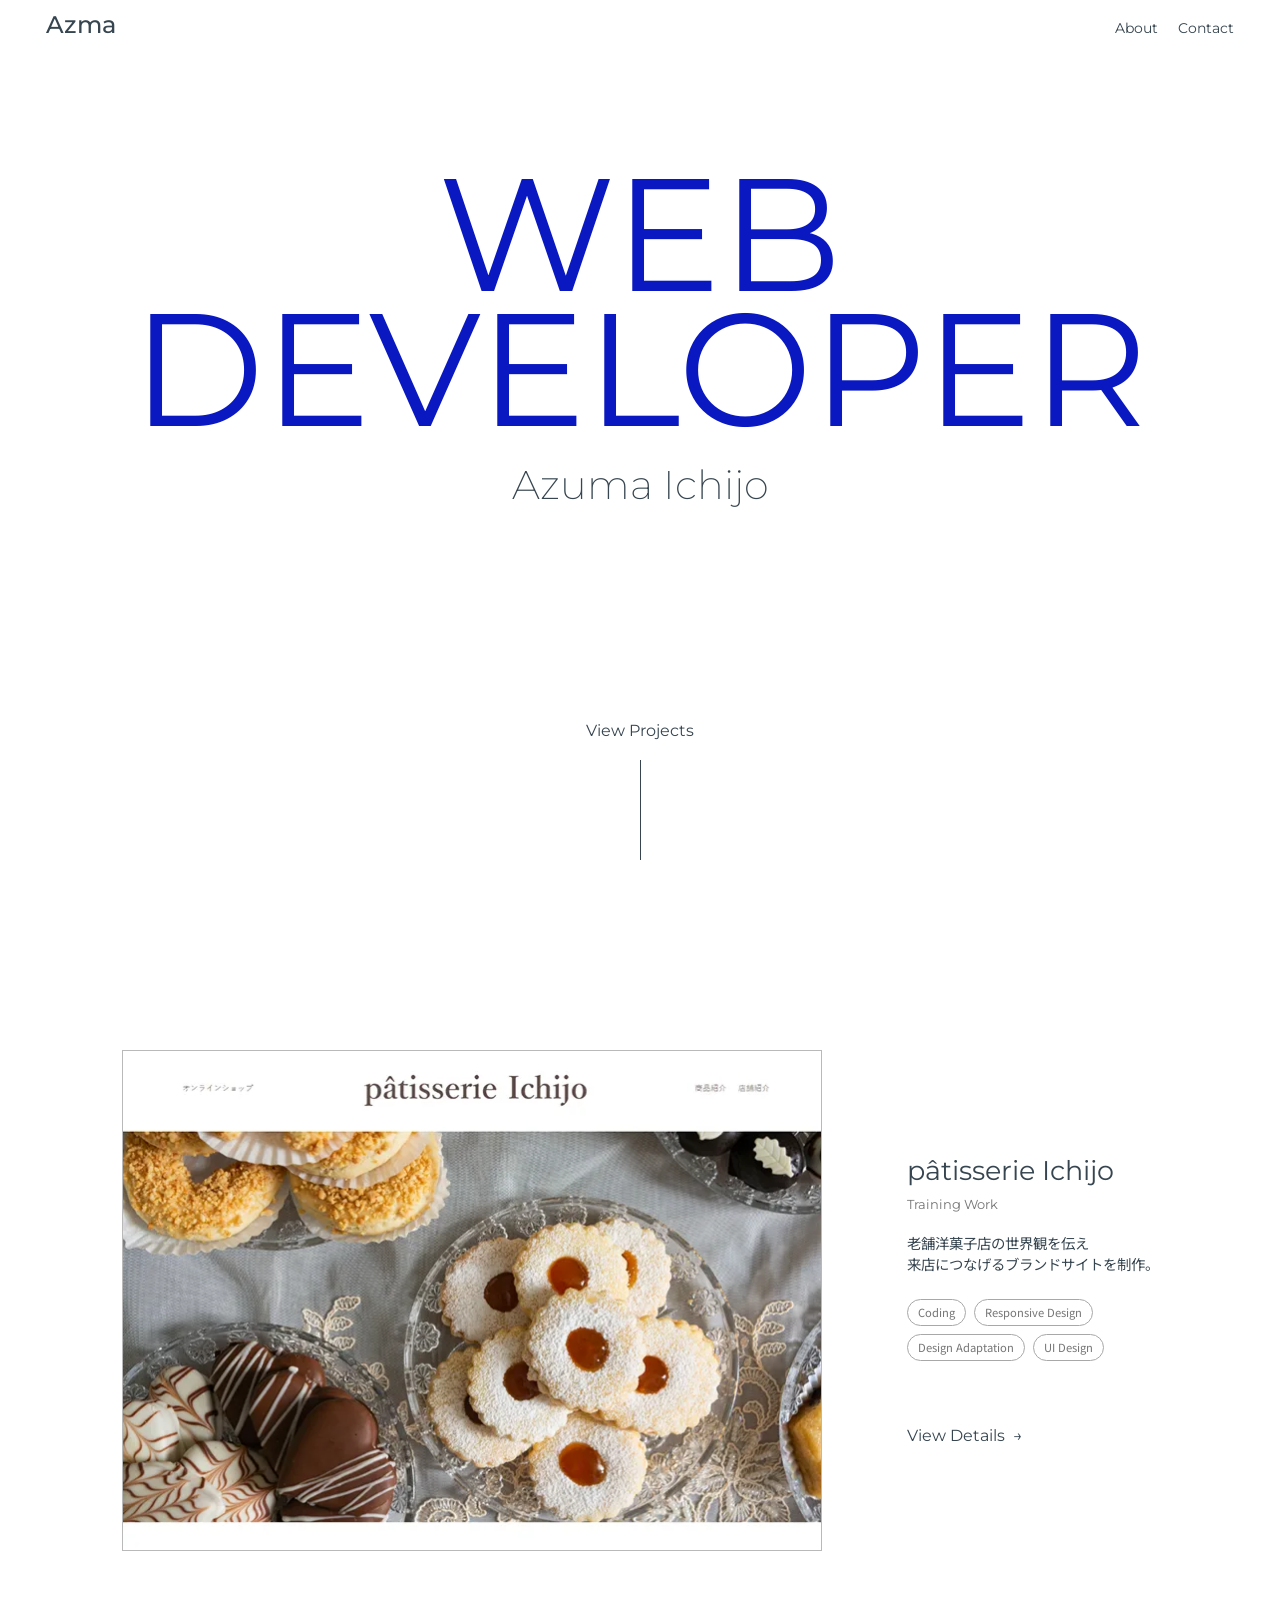
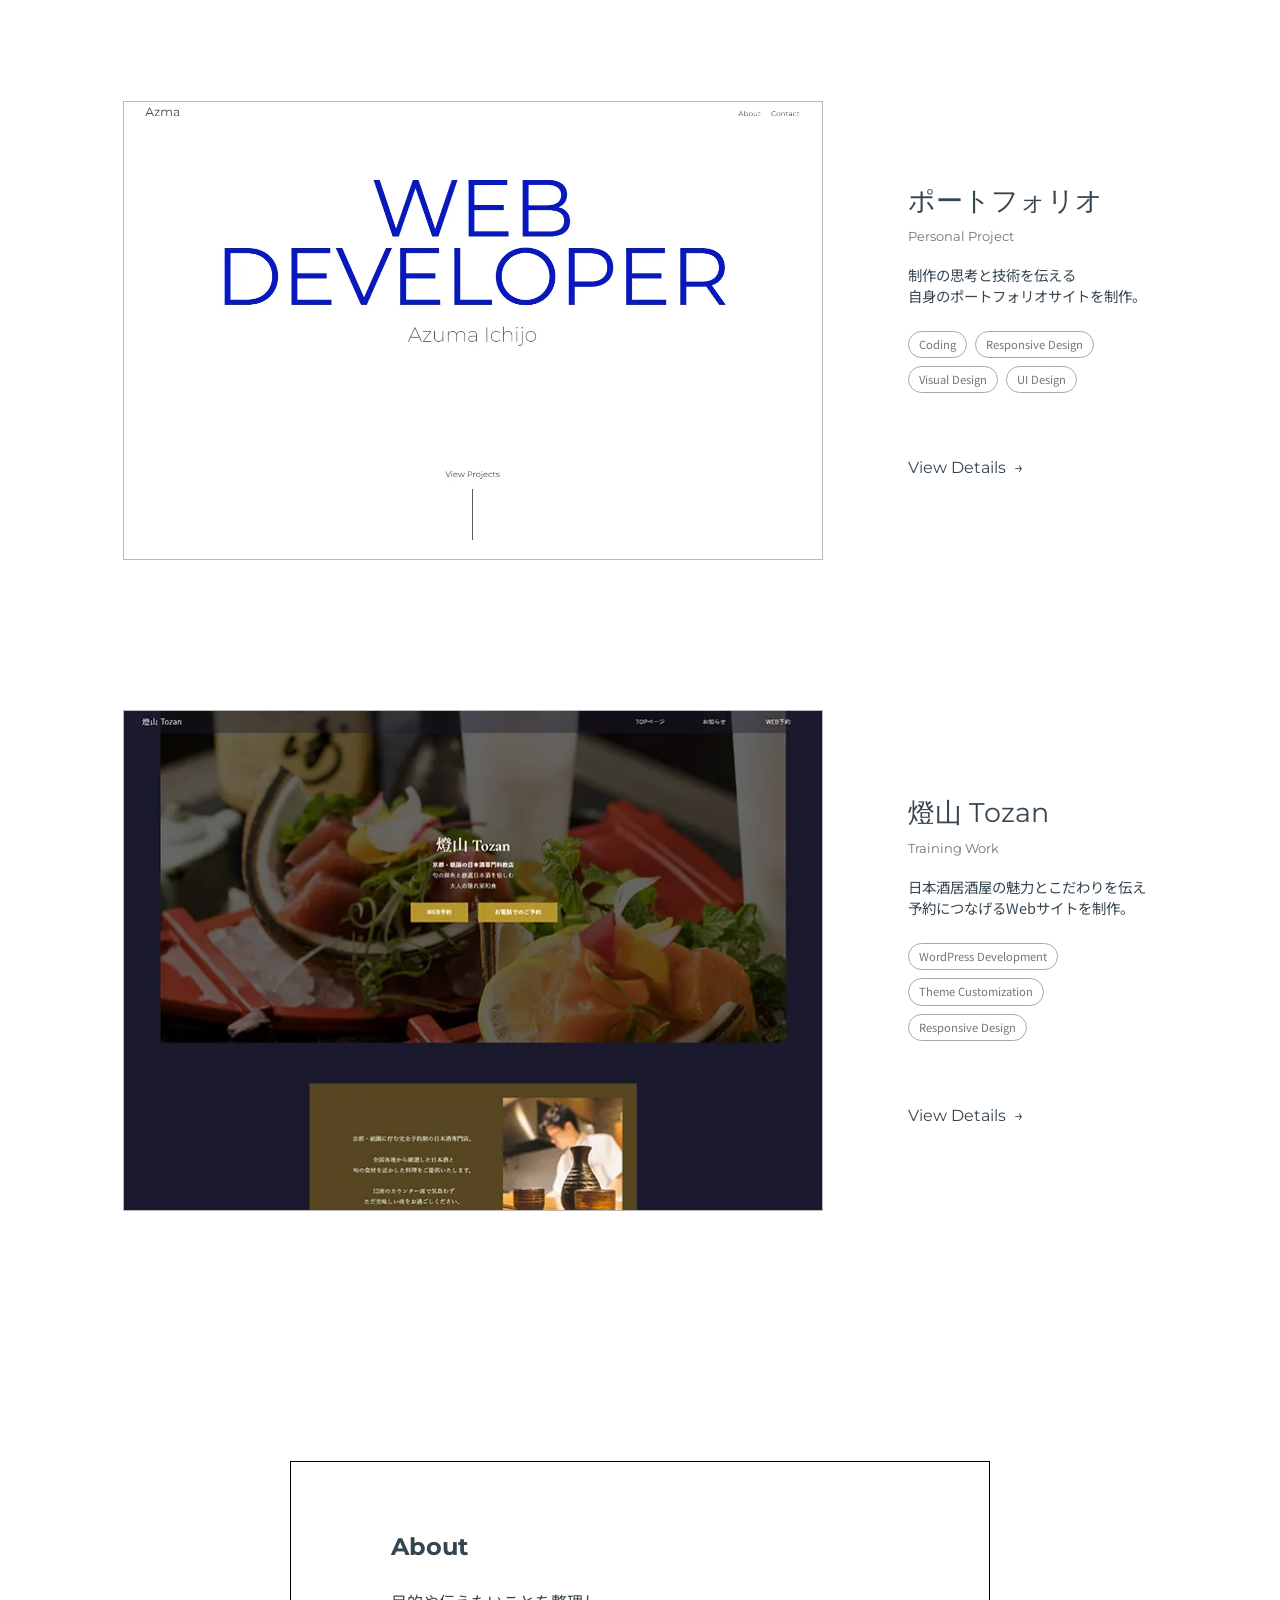
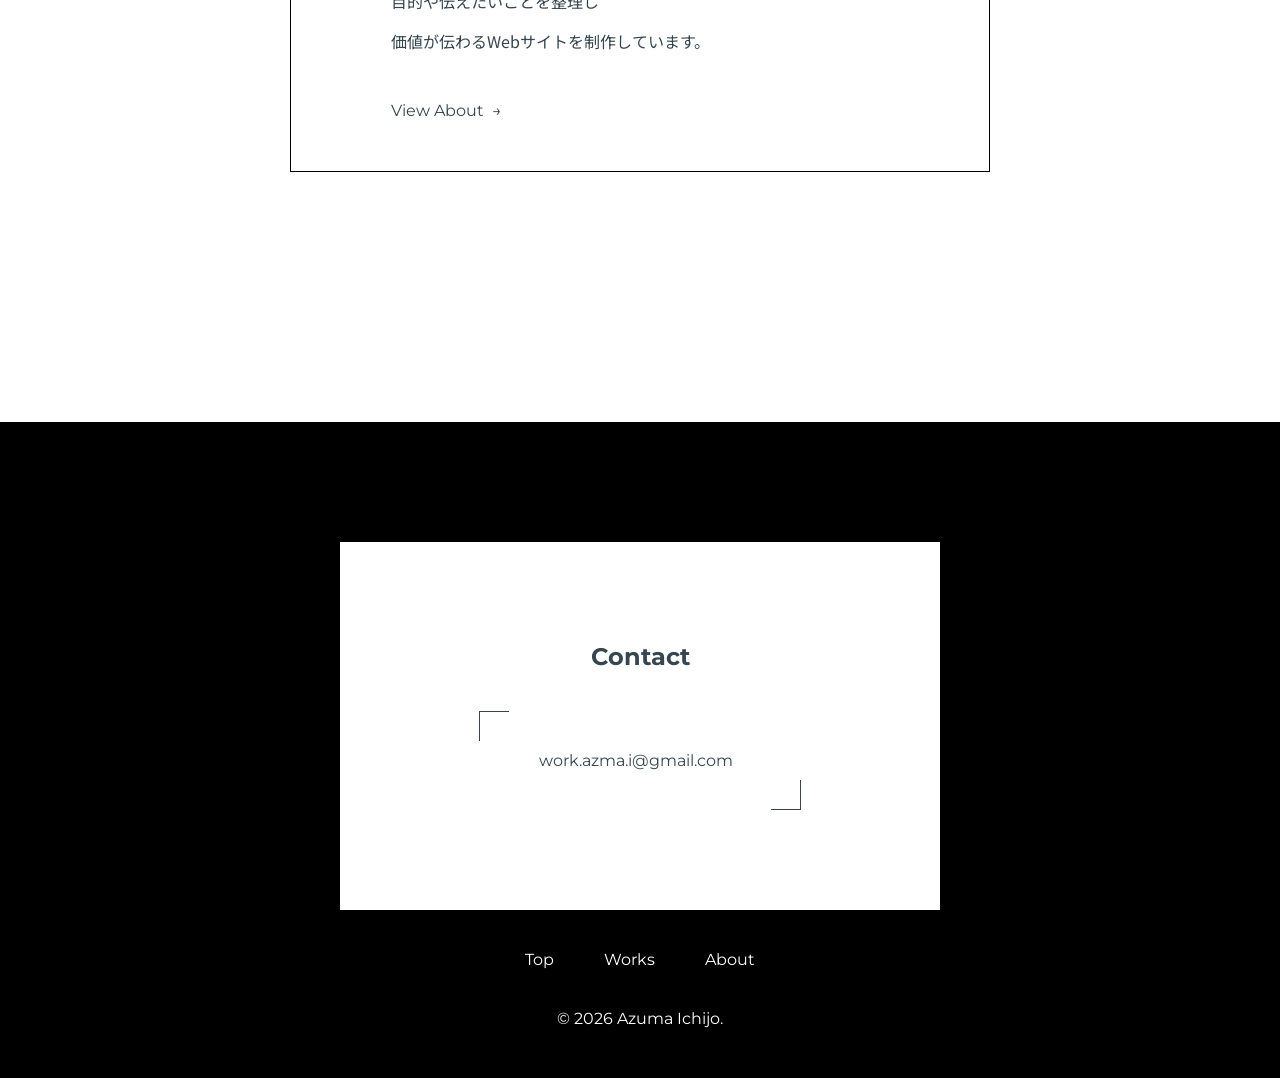
<file: index.html>
<!doctype html>
<html lang="ja">
  <head>
    <meta charset="UTF-8" />
    <meta name="viewport" content="width=device-width, initial-scale=1.0" />
    <title>Azuma Ichijo - Web developer</title>

    <meta
      name="description"
      content="フリーランスのWebデベロッパーです。見る人に迷わせない、心地よく動くWebサイトを制作します。"
    />

    <meta property="og:site_name" content="Azuma Ichijo - Web developer" />
    <meta property="og:type" content="website" />
    <meta property="og:title" content="Azma Portfolio" />
    <meta
      property="og:description"
      content="フリーランスのWebデベロッパーです。見る人に迷わせない、心地よく動くWebサイトを制作します。"
    />
    <meta
      property="og:image"
      content="https://azma24.github.io/Portfolio/img/og-image.png"
    />
    <meta property="og:url" content="https://azma24.github.io/Portfolio/" />

    <meta name="twitter:card" content="summary_large_image" />
    <meta name="twitter:title" content="Azuma Ichijo - Web developer" />
    <meta
      name="twitter:description"
      content="フリーランスのWebデベロッパーです。見る人に迷わせない、心地よく動くWebサイトを制作します。"
    />
    <meta
      name="twitter:image"
      content="https://azma24.github.io/Portfolio/img/og-image.png"
    />

    <link rel="icon" href="./img/favicon.ico" />
    <link rel="apple-touch-icon" href="./img/apple-touch-icon.png" />

    <link rel="canonical" href="https://azma24.github.io/Portfolio/" />

    <!-- フォント -->
    <link rel="preconnect" href="https://fonts.googleapis.com" />
    <link rel="preconnect" href="https://fonts.gstatic.com" crossorigin />
    <link
      href="https://fonts.googleapis.com/css2?family=Noto+Sans+JP:wght@400;500&display=swap"
      rel="stylesheet"
    />
    <link
      href="https://fonts.googleapis.com/css2?family=Montserrat:wght@200;400&display=swap"
      rel="stylesheet"
    />
    <link rel="stylesheet" href="css/common.css" />
    <link rel="stylesheet" href="css/style.css" />
  </head>

  <body>
    <button class="to-top" aria-label="ページ上部へ戻る">↑</button>

    <header>
      <div class="header-inner">
        <div class="header-contents">
          <h1><a href="#">Azma</a></h1>
          <div class="header-menu">
            <nav>
              <ul>
                <li><a href="./about.html">About</a></li>
                <li><a href="#contact">Contact</a></li>
              </ul>
            </nav>
          </div>
        </div>
      </div>
    </header>

    <main>
      <section class="fv">
        <div class="fv-inner">
          <div class="fv-contents">
            <!-- <h2>WEB</h2> -->
            <!-- <h2>DEVELOPER</h2> -->
            <h2><span>WEB</span></h2>
            <h2><span>DEVELOPER</span></h2>
            <div class="fv-row">
              <p>Azuma Ichijo</p>
            </div>
          </div>
        </div>

        <div class="scroll-indicator"><a href="#works">View Projects</a></div>
      </section>

      <section id="works">
        <div class="inner">
          <h2 class="visually-hidden">Works</h2>
          <div class="works-list">
            <article class="work-item">
              <a href="./works/patisserieIchijo.html">
                <div class="work-content">
                  <div class="work-img">
                    <img
                      src="img/patisserieIchijo-top.webp"
                      alt="pâtisserie Ichijoのサムネイル"
                      class="reveal zoom-out"
                    />
                  </div>
                  <div class="work-text">
                    <h3>pâtisserie Ichijo</h3>
                    <p class="work-category">Training Work</p>
                    <p class="work-note">
                      老舗洋菓子店の世界観を伝え<br />来店につなげるブランドサイトを制作。
                    </p>
                    <div class="work-role">
                      <span>Coding</span>
                      <span>Responsive Design</span>
                      <span>Design Adaptation</span>
                      <span>UI Design</span>
                    </div>
                    <div class="reveal fade-up">
                      <div class="view-details">View Details</div>
                    </div>
                  </div>
                </div>
              </a>
            </article>

            <article class="work-item">
              <a href="./works/portfolio.html">
                <div class="work-content">
                  <div class="work-img">
                    <img
                      src="img/portfolio-top.webp"
                      alt="ポートフォリオのサムネイル"
                      class="reveal zoom-out"
                    />
                  </div>
                  <div class="work-text">
                    <h3>ポートフォリオ</h3>
                    <p class="work-category">Personal Project</p>
                    <p class="work-note">
                      制作の思考と技術を伝える<br />自身のポートフォリオサイトを制作。
                    </p>
                    <div class="work-role">
                      <span>Coding</span>
                      <span>Responsive Design</span>
                      <span>Visual Design</span>
                      <span>UI Design</span>
                    </div>
                    <div class="reveal fade-up">
                      <div class="view-details">View Details</div>
                    </div>
                  </div>
                </div>
              </a>
            </article>

            <article class="work-item">
              <a href="./works/tozan.html">
                <div class="work-content">
                  <div class="work-img">
                    <img
                      src="img/tozan-top.webp"
                      alt="Tozanのサムネイル"
                      class="reveal zoom-out"
                    />
                  </div>
                  <div class="work-text">
                    <h3>燈山 Tozan</h3>
                    <p class="work-category">Training Work</p>
                    <p class="work-note">
                      日本酒居酒屋の魅力とこだわりを伝え<br />予約につなげるWebサイトを制作。
                    </p>
                    <div class="work-role">
                      <span>WordPress Development</span>
                      <span>Theme Customization</span>
                      <span>Responsive Design</span>
                    </div>
                    <div class="reveal fade-up">
                      <div class="view-details">View Details</div>
                    </div>
                  </div>
                </div>
              </a>
            </article>
          </div>
        </div>
      </section>

      <section class="about">
        <div class="about-inner">
          <h2>About</h2>
          <p>
            目的や伝えたいことを整理し<br />価値が伝わるWebサイトを制作しています。
          </p>
          <div class="reveal fade-up">
            <a href="./about.html" class="view-details">View About</a>
          </div>
        </div>
      </section>

      <section class="contact" id="contact">
        <div class="contact-inner">
          <div class="contact-txt">
            <h2>Contact</h2>
          </div>
          <div class="contact-btn">
            <a href="mailto:work.azma.i@gmail.com" class="reveal fade-up"
              >work.azma.i@gmail.com</a
            >
          </div>
        </div>
        <div class="footer-menu">
          <nav>
            <ul>
              <li><a href="#">Top</a></li>
              <li><a href="#works">Works</a></li>
              <li><a href="./about.html">About</a></li>
            </ul>
          </nav>
        </div>

        <p class="footer-copy">&copy; 2026 Azuma Ichijo.</p>
      </section>
    </main>

    <script src="js/main.js"></script>
  </body>
</html>
</file>
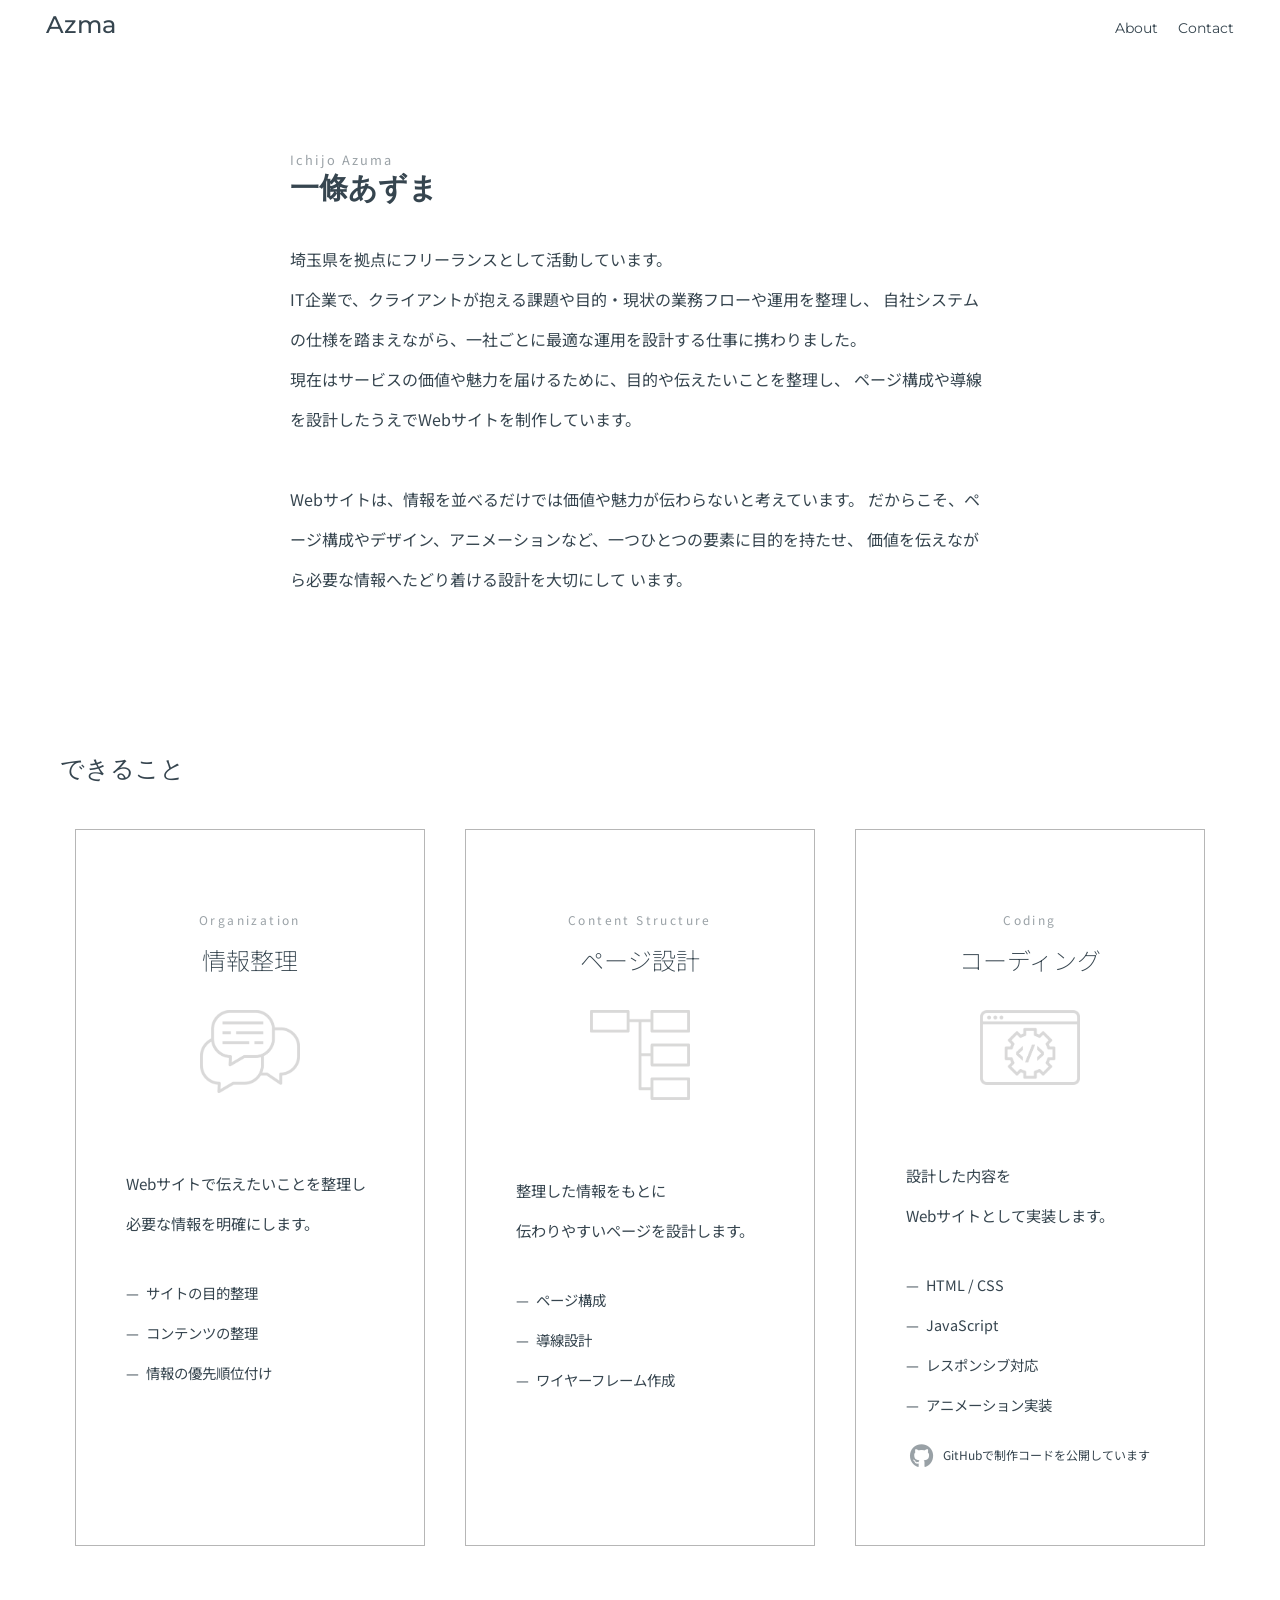
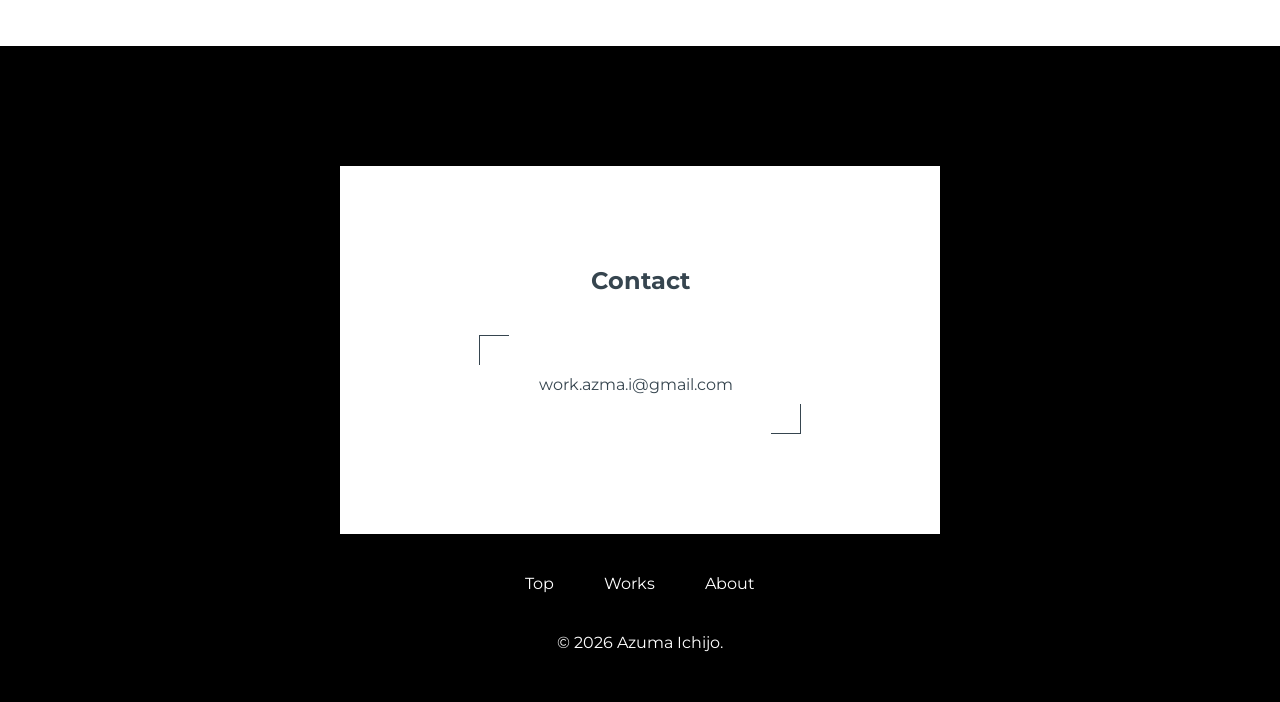
<file: about.html>
<!doctype html>
<html lang="ja">
  <head>
    <meta charset="UTF-8" />
    <meta name="viewport" content="width=device-width, initial-scale=1.0" />
    <title>About - Azuma Ichijo</title>

    <meta
      name="description"
      content="フリーランスのWebデベロッパーです。見る人に迷わせない、心地よく動くWebサイトを制作します。"
    />

    <meta property="og:site_name" content="Azuma Ichijo - Web developer" />
    <meta property="og:type" content="website" />
    <meta property="og:title" content="About - Azuma Ichijo" />
    <meta
      property="og:description"
      content="フリーランスのWebデベロッパーです。見る人に迷わせない、心地よく動くWebサイトを制作します。"
    />
    <meta
      property="og:image"
      content="https://azma24.github.io/Portfolio/img/og-image.png"
    />
    <meta
      property="og:url"
      content="https://azma24.github.io/Portfolio/about.html"
    />

    <meta name="twitter:card" content="summary_large_image" />
    <meta name="twitter:title" content="About - Azuma Ichijo" />
    <meta
      name="twitter:description"
      content="フリーランスのWebデベロッパーです。見る人に迷わせない、心地よく動くWebサイトを制作します。"
    />
    <meta
      name="twitter:image"
      content="https://azma24.github.io/Portfolio/img/og-image.png"
    />

    <link rel="icon" href="./img/favicon.ico" />
    <link rel="apple-touch-icon" href="./img/apple-touch-icon.png" />

    <link
      rel="canonical"
      href="https://azma24.github.io/Portfolio/about.html"
    />

    <!-- フォント -->
    <link rel="preconnect" href="https://fonts.googleapis.com" />
    <link rel="preconnect" href="https://fonts.gstatic.com" crossorigin />

    <link
      href="https://fonts.googleapis.com/css2?family=Noto+Sans+JP:wght@400;500&display=swap"
      rel="stylesheet"
    />
    <link
      href="https://fonts.googleapis.com/css2?family=Montserrat:wght@200;400&display=swap"
      rel="stylesheet"
    />
    <link
      rel="stylesheet"
      href="https://cdnjs.cloudflare.com/ajax/libs/font-awesome/6.5.0/css/all.min.css"
    />
    <link rel="stylesheet" href="css/common.css" />
    <link rel="stylesheet" href="css/about.css" />
  </head>

  <body>
    <button class="to-top" aria-label="ページ上部へ戻る">↑</button>

    <header>
      <div class="header-inner">
        <div class="header-contents">
          <h1><a href="./index.html">Azma</a></h1>
          <div class="header-menu">
            <nav>
              <ul>
                <li><a href="#profile">About</a></li>
                <li><a href="#contact">Contact</a></li>
              </ul>
            </nav>
          </div>
        </div>
      </div>
    </header>

    <main>
      <section id="profile">
        <div class="inner">
          <p class="profile-accent">Ichijo Azuma</p>
          <h2>一條あずま</h2>

          <div class="content">
            <p>埼玉県を拠点にフリーランスとして活動しています。</p>
            <p>
              IT企業で、クライアントが抱える課題や目的・現状の業務フローや運用を整理し、
              自社システムの仕様を踏まえながら、一社ごとに最適な運用を設計する仕事に携わりました。
            </p>
            <p>
              現在はサービスの価値や魅力を届けるために、目的や伝えたいことを整理し、
              ページ構成や導線を設計したうえでWebサイトを制作しています。
            </p>
          </div>

          <div class="content">
            <p>
              Webサイトは、情報を並べるだけでは価値や魅力が伝わらないと考えています。
              だからこそ、ページ構成やデザイン、アニメーションなど、一つひとつの要素に目的を持たせ、
              価値を伝えながら必要な情報へたどり着ける設計を大切にして います。
            </p>
          </div>
        </div>
      </section>

      <section class="skills">
        <div class="skills-inner">
          <div class="content">
            <h3>できること</h3>
            <div class="skills-contents">
              <div class="skill-content">
                <span class="en-label">Organization</span>
                <h4 class="reveal fade-up">情報整理</h4>
                <div class="skill-img">
                  <img src="./img/skill1.png" alt="" />
                </div>
                <p>
                  Webサイトで伝えたいことを整理し<br />必要な情報を明確にします。
                </p>
                <ul>
                  <li>サイトの目的整理</li>
                  <li>コンテンツの整理</li>
                  <li>情報の優先順位付け</li>
                </ul>
              </div>

              <div class="skill-content">
                <span class="en-label">Content Structure</span>
                <h4 class="reveal fade-up">ページ設計</h4>
                <div class="skill-img">
                  <img src="./img/skill2.png" alt="" />
                </div>
                <p>
                  整理した情報をもとに<br />伝わりやすいページを設計します。
                </p>
                <ul>
                  <li>ページ構成</li>
                  <li>導線設計</li>
                  <li>ワイヤーフレーム作成</li>
                </ul>
              </div>

              <div class="skill-content">
                <span class="en-label">Coding</span>
                <h4 class="reveal fade-up">コーディング</h4>
                <div class="skill-img">
                  <img src="./img/skill3.png" alt="" />
                </div>
                <p>設計した内容を<br />Webサイトとして実装します。</p>
                <ul>
                  <li>HTML / CSS</li>
                  <li>JavaScript</li>
                  <li>レスポンシブ対応</li>
                  <li>アニメーション実装</li>
                </ul>
                <div class="github">
                  <div class="github-icon">
                    <a href="https://github.com/azma24">
                      <i class="fa-brands fa-github"></i>
                    </a>
                  </div>
                  <p>GitHubで制作コードを公開しています</p>
                </div>
              </div>
            </div>
          </div>
        </div>
      </section>

      <section class="contact" id="contact">
        <div class="contact-inner">
          <div class="contact-txt">
            <h2>Contact</h2>
          </div>
          <div class="contact-btn">
            <a href="mailto:work.azma.i@gmail.com" class="reveal fade-up"
              >work.azma.i@gmail.com</a
            >
          </div>
        </div>
        <div class="footer-menu">
          <nav>
            <ul>
              <li><a href="./index.html">Top</a></li>
              <li><a href="./index.html#works">Works</a></li>
              <li><a href="#">About</a></li>
            </ul>
          </nav>
        </div>

        <p class="footer-copy">&copy; 2026 Azuma Ichijo.</p>
      </section>
    </main>
    <script src="js/main.js"></script>
  </body>
</html>
</file>
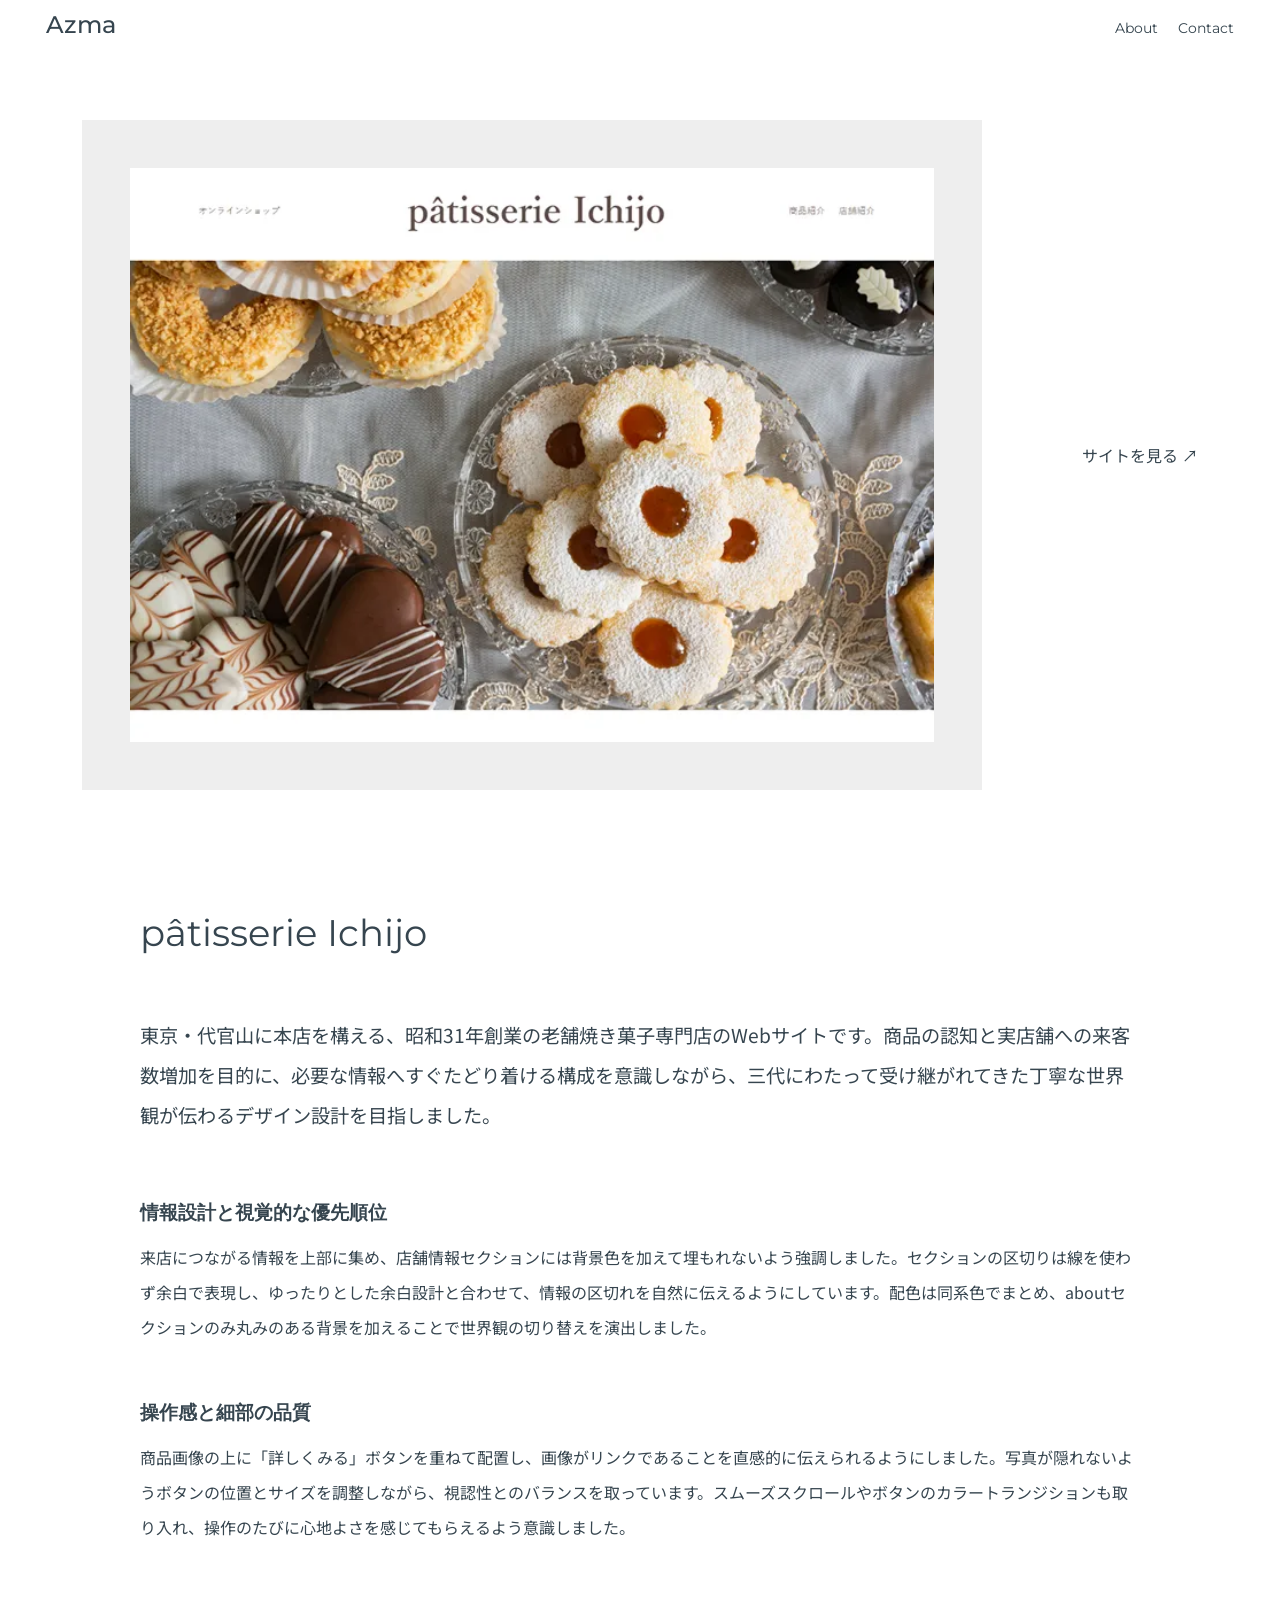
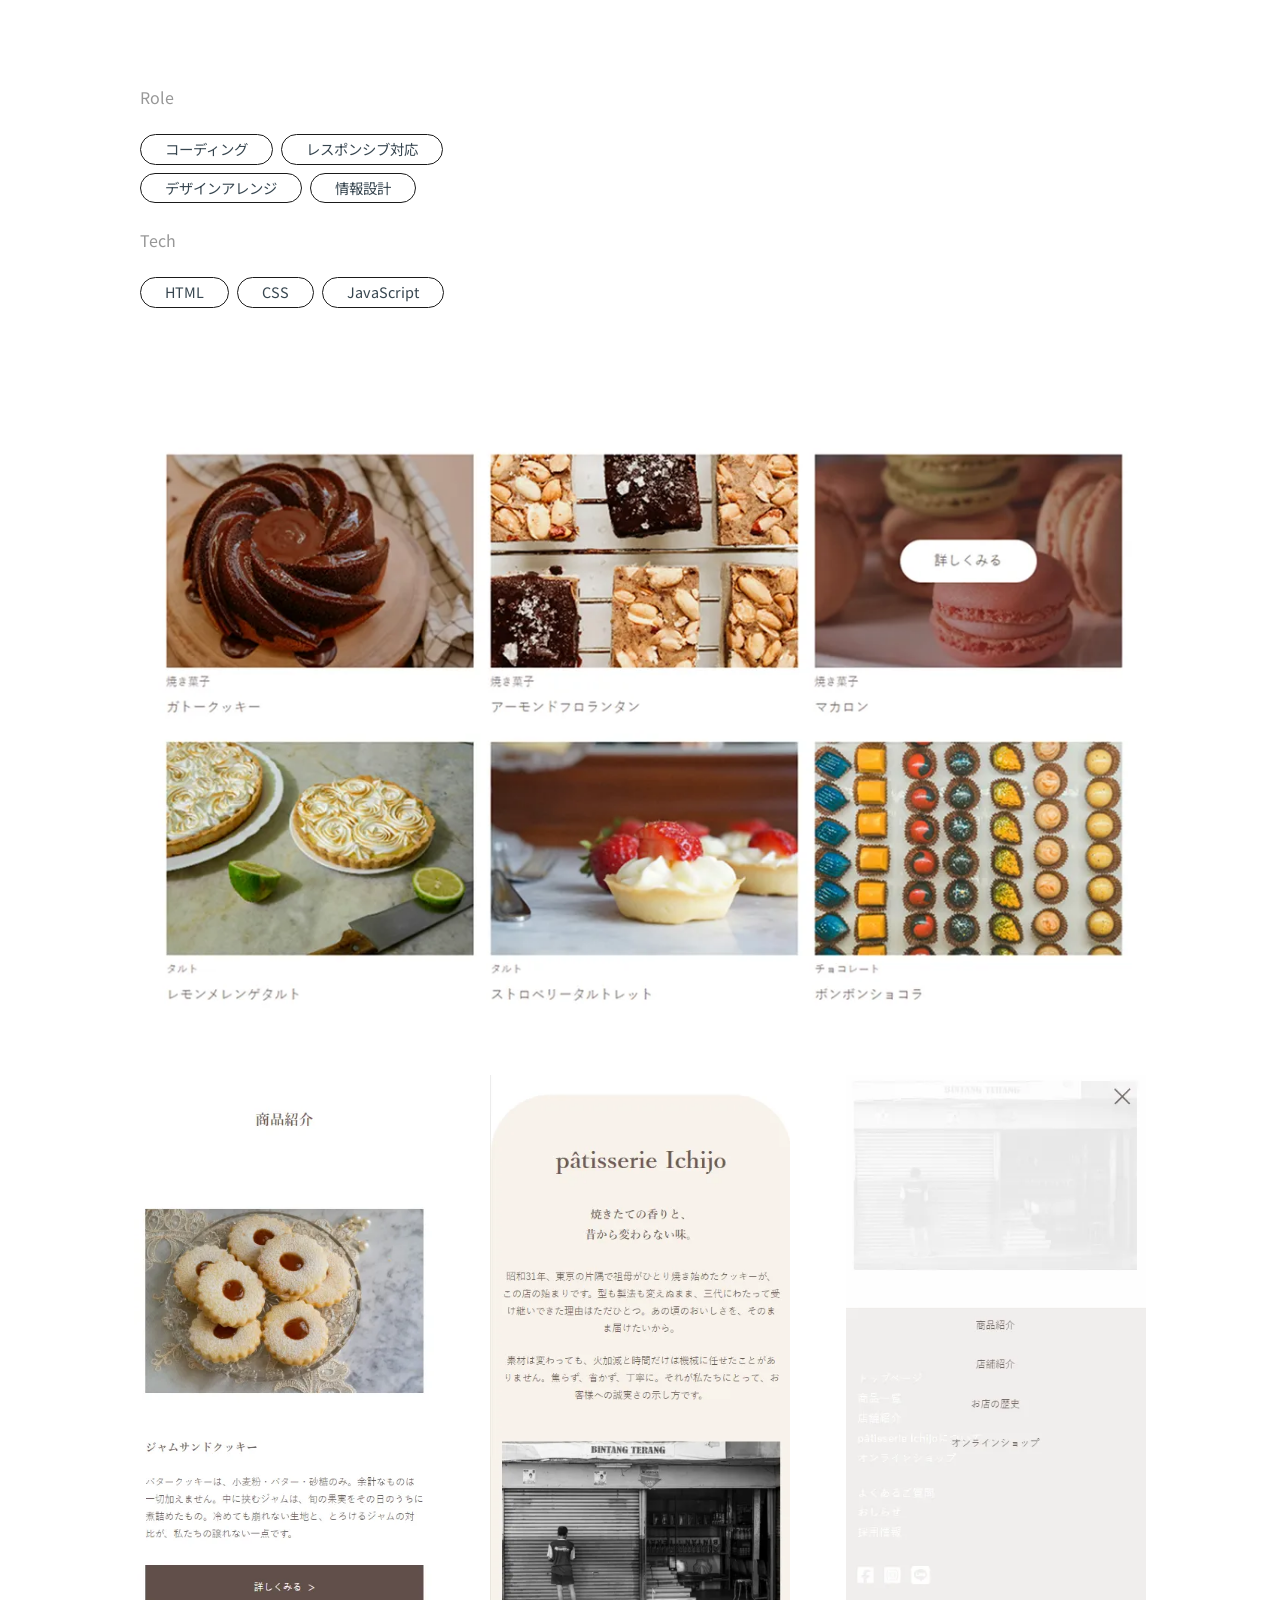
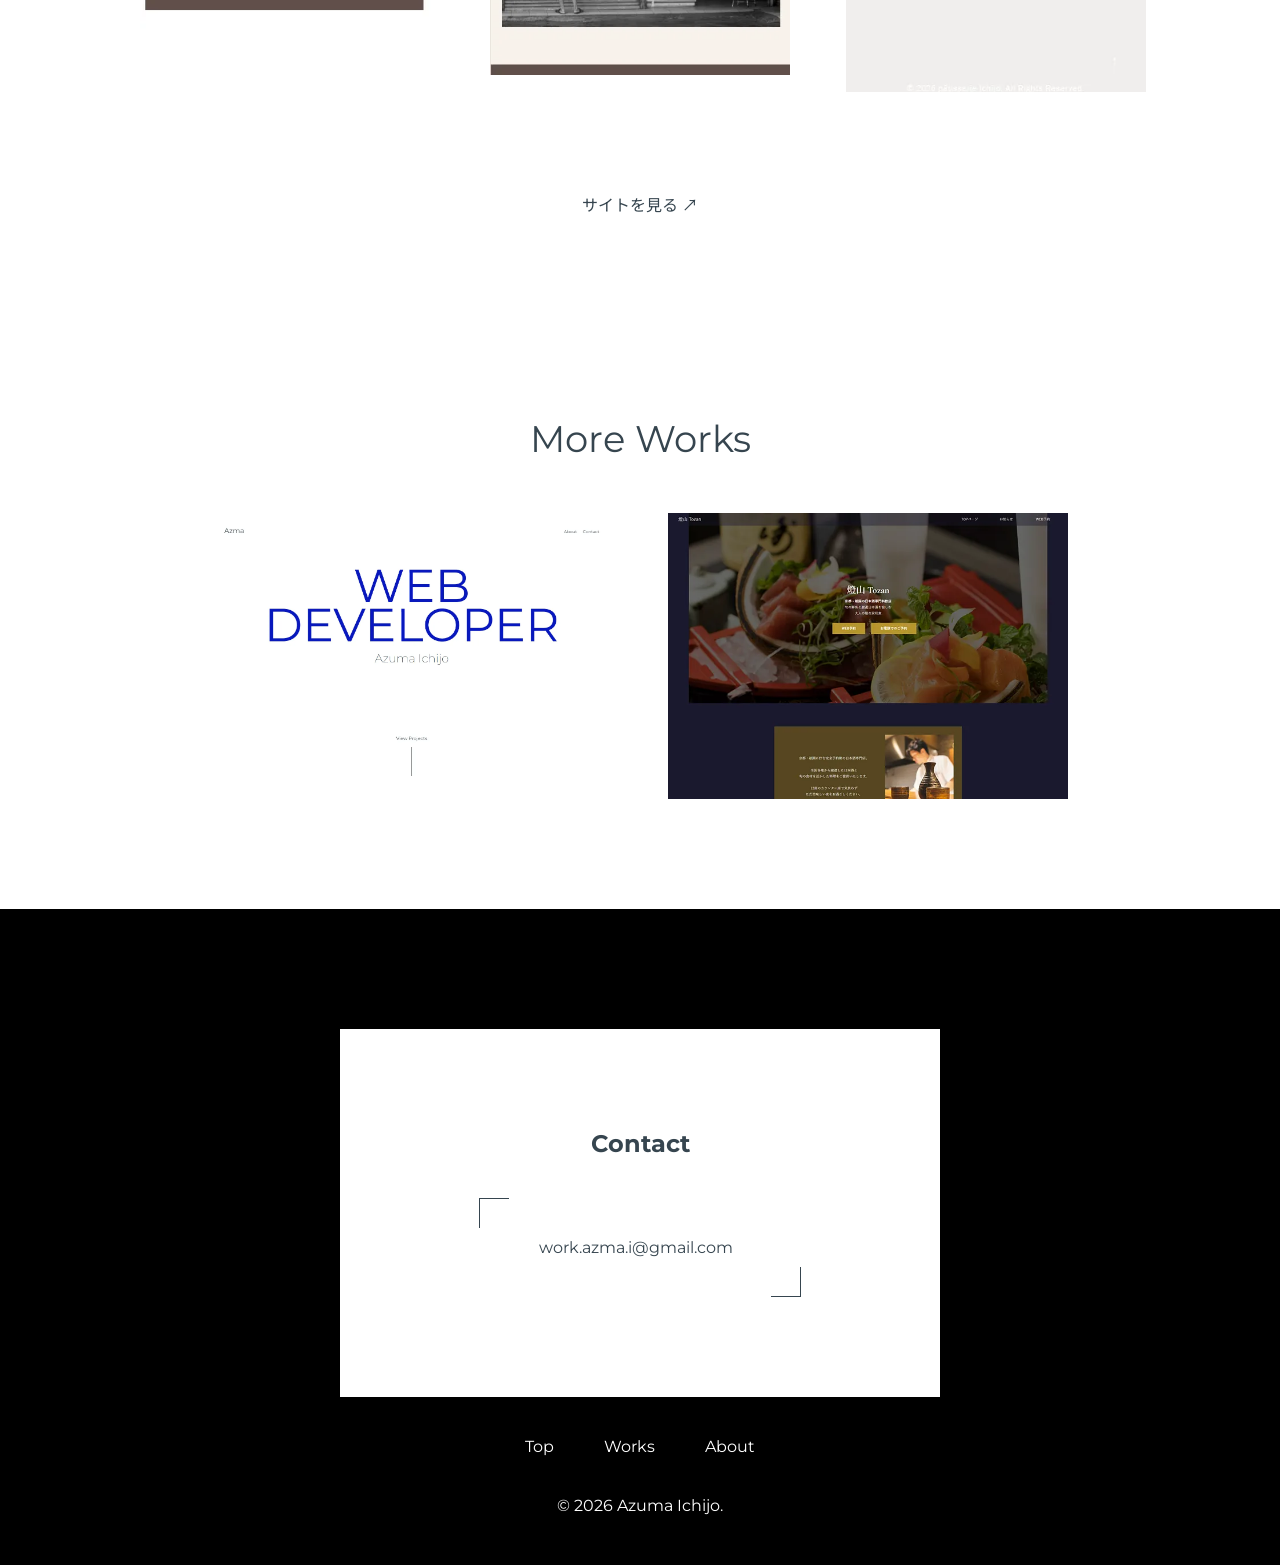
<file: works/patisserieIchijo.html>
<!doctype html>
<html lang="ja">
  <head>
    <meta charset="UTF-8" />
    <meta name="viewport" content="width=device-width, initial-scale=1.0" />
    <title>pâtisserie Ichijo - Azuma Ichijo</title>

    <meta
      name="description"
      content="東京・代官山に本店を構える、昭和31年創業の老舗焼き菓子専門店の架空Webサイトです。商品の認知と実店舗への来客数増加を目的に、必要な情報へすぐたどり着ける構成を意識しながら、三代にわたって受け継がれてきた丁寧な世界観が伝わるデザイン設計を目指しました。"
    />

    <meta property="og:site_name" content="Azuma Ichijo - Web developer" />
    <meta property="og:type" content="website" />
    <meta property="og:title" content="pâtisserie Ichijo - Azuma Ichijo" />
    <meta
      property="og:description"
      content="東京・代官山に本店を構える、昭和31年創業の老舗焼き菓子専門店の架空Webサイトです。商品の認知と実店舗への来客数増加を目的に、必要な情報へすぐたどり着ける構成を意識しながら、三代にわたって受け継がれてきた丁寧な世界観が伝わるデザイン設計を目指しました。"
    />
    <meta
      property="og:image"
      content="https://azma24.github.io/Portfolio/img/patisserieIchijo-top.png"
    />
    <meta
      property="og:url"
      content="https://azma24.github.io/Portfolio/works/patisserieIchijo.html"
    />

    <meta name="twitter:card" content="summary_large_image" />
    <meta name="twitter:title" content="pâtisserie Ichijo - Azuma Ichijo" />
    <meta
      name="twitter:description"
      content="東京・代官山に本店を構える、昭和31年創業の老舗焼き菓子専門店の架空Webサイトです。商品の認知と実店舗への来客数増加を目的に、必要な情報へすぐたどり着ける構成を意識しながら、三代にわたって受け継がれてきた丁寧な世界観が伝わるデザイン設計を目指しました。"
    />
    <meta
      name="twitter:image"
      content="https://azma24.github.io/Portfolio/img/patisserieIchijo-top.png"
    />

    <link rel="icon" href="../img/favicon.ico" />
    <link rel="apple-touch-icon" href="../img/apple-touch-icon.png" />

    <link
      rel="canonical"
      href="https://azma24.github.io/Portfolio/works/patisserieIchijo.html"
    />

    <!-- フォント -->
    <link rel="preconnect" href="https://fonts.googleapis.com" />
    <link rel="preconnect" href="https://fonts.gstatic.com" crossorigin />
    <link
      href="https://fonts.googleapis.com/css2?family=Noto+Sans+JP:wght@400;500&display=swap"
      rel="stylesheet"
    />
    <link
      href="https://fonts.googleapis.com/css2?family=Montserrat:wght@200;400&display=swap"
      rel="stylesheet"
    />
    <link rel="stylesheet" href="../css/common.css" />
    <link rel="stylesheet" href="../css/works-detail.css" />
  </head>

  <body>
    <button class="to-top" aria-label="ページ上部へ戻る">↑</button>

    <header>
      <div class="header-inner">
        <div class="header-contents">
          <h1><a href="../index.html">Azma</a></h1>
          <div class="header-menu">
            <nav>
              <ul>
                <li><a href="../about.html">About</a></li>
                <li><a href="#contact">Contact</a></li>
              </ul>
            </nav>
          </div>
        </div>
      </div>
    </header>

    <main>
      <section class="work-fv">
        <a
          href="https://azma24.github.io/reproduction-patisserie/"
          target="_blank"
          rel="noopener noreferrer"
        >
          <div class="work-fv-contents">
            <div class="work-fv-img">
              <img
                src="../img/patisserieIchijo-top.webp"
                alt="pâtisserie Ichijoのサムネイル"
              />
            </div>
            <div class="cta reveal fade-up">
              <p>サイトを見る ↗</p>
            </div>
          </div>
        </a>
      </section>

      <section class="work-article">
        <div class="inner">
          <h2>pâtisserie Ichijo</h2>
          <div class="work-article-overview">
            <p>
              東京・代官山に本店を構える、昭和31年創業の老舗焼き菓子専門店のWebサイトです。商品の認知と実店舗への来客数増加を目的に、必要な情報へすぐたどり着ける構成を意識しながら、三代にわたって受け継がれてきた丁寧な世界観が伝わるデザイン設計を目指しました。
            </p>
          </div>
          <div class="work-article-txt">
            <h3>情報設計と視覚的な優先順位</h3>
            <p class="reveal opacity">
              来店につながる情報を上部に集め、店舗情報セクションには背景色を加えて埋もれないよう強調しました。セクションの区切りは線を使わず余白で表現し、ゆったりとした余白設計と合わせて、情報の区切れを自然に伝えるようにしています。配色は同系色でまとめ、aboutセクションのみ丸みのある背景を加えることで世界観の切り替えを演出しました。
            </p>
          </div>
          <div class="work-article-txt">
            <h3>操作感と細部の品質</h3>
            <p class="reveal opacity">
              商品画像の上に「詳しくみる」ボタンを重ねて配置し、画像がリンクであることを直感的に伝えられるようにしました。写真が隠れないようボタンの位置とサイズを調整しながら、視認性とのバランスを取っています。スムーズスクロールやボタンのカラートランジションも取り入れ、操作のたびに心地よさを感じてもらえるよう意識しました。
            </p>
          </div>
          <div class="work-article-tags">
            <p>Role</p>
            <div class="work-article-tag">
              <span>コーディング</span>
              <span>レスポンシブ対応</span>
              <span>デザインアレンジ</span>
              <span>情報設計</span>
            </div>
            <p>Tech</p>
            <div class="work-article-tag">
              <span>HTML</span>
              <span>CSS</span>
              <span>JavaScript</span>
            </div>
          </div>
        </div>
      </section>

      <section class="work-preview">
        <div class="inner">
          <div class="work-preview-gallery">
            <!-- PC版 -->
            <div class="work-preview-gallery-pc">
              <div class="work-preview-gallery-item">
                <img
                  src="../img/patisserieIchijo/ichijo-gallery-top.webp"
                  alt="PC版商品一覧のスクリーンショット"
                />
              </div>
            </div>
            <!-- SP版 -->
            <div class="work-preview-gallery-sp">
              <div class="work-preview-gallery-item">
                <div class="work-preview-gallery-img">
                  <img
                    src="../img/patisserieIchijo/patisserieIchijo-sp1.webp"
                    alt="スマホ版ジャムサンドクッキーのスクリーンショット"
                    width="300"
                    height="700"
                  />
                </div>
              </div>
              <div class="work-preview-gallery-item">
                <div class="work-preview-gallery-img">
                  <img
                    src="../img/patisserieIchijo/patisserieIchijo-sp2.webp"
                    alt="スマホ版お店の歴史紹介のスクリーンショット"
                    width="300"
                    height="700"
                  />
                </div>
              </div>
              <div class="work-preview-gallery-item">
                <div class="work-preview-gallery-img">
                  <img
                    src="../img/patisserieIchijo/patisserieIchijo-sp3.webp"
                    alt="スマホ版ハンバーガーメニューのスクリーンショット"
                    width="300"
                    height="700"
                  />
                </div>
              </div>
            </div>
          </div>
        </div>
        <div class="cta reveal fade-up">
          <a
            href="https://azma24.github.io/reproduction-patisserie/"
            target="_blank"
            rel="noopener noreferrer"
            >サイトを見る ↗</a
          >
        </div>
      </section>

      <section class="work-more-works">
        <div class="inner">
          <h2>More Works</h2>
          <div class="work-more-works-links">
            <div class="work-more-works-link reveal opacity">
              <a href="../works/portfolio.html"
                ><img
                  src="../img/portfolio-top.webp"
                  alt="ポートフォリオのサムネイル"
              /></a>
            </div>
            <div class="work-more-works-link reveal opacity">
              <a href="../works/tozan.html"
                ><img src="../img/tozan-top.webp" alt="Tozanのサムネイル"
              /></a>
            </div>
          </div>
          <!-- 
          <div class="work-more-works-all">
            <a href="#">All Works</a>
          </div>
           -->
        </div>
      </section>

      <section class="contact" id="contact">
        <div class="contact-inner">
          <div class="contact-txt">
            <h2>Contact</h2>
          </div>
          <div class="contact-btn">
            <a href="mailto:work.azma.i@gmail.com" class="reveal fade-up"
              >work.azma.i@gmail.com</a
            >
          </div>
        </div>
        <div class="footer-menu">
          <nav>
            <ul>
              <li><a href="../index.html">Top</a></li>
              <li><a href="../index.html#works">Works</a></li>
              <li><a href="../about.html">About</a></li>
            </ul>
          </nav>
        </div>

        <p class="footer-copy">&copy; 2026 Azuma Ichijo.</p>
      </section>
    </main>

    <script src="../js/main.js"></script>
  </body>
</html>
</file>
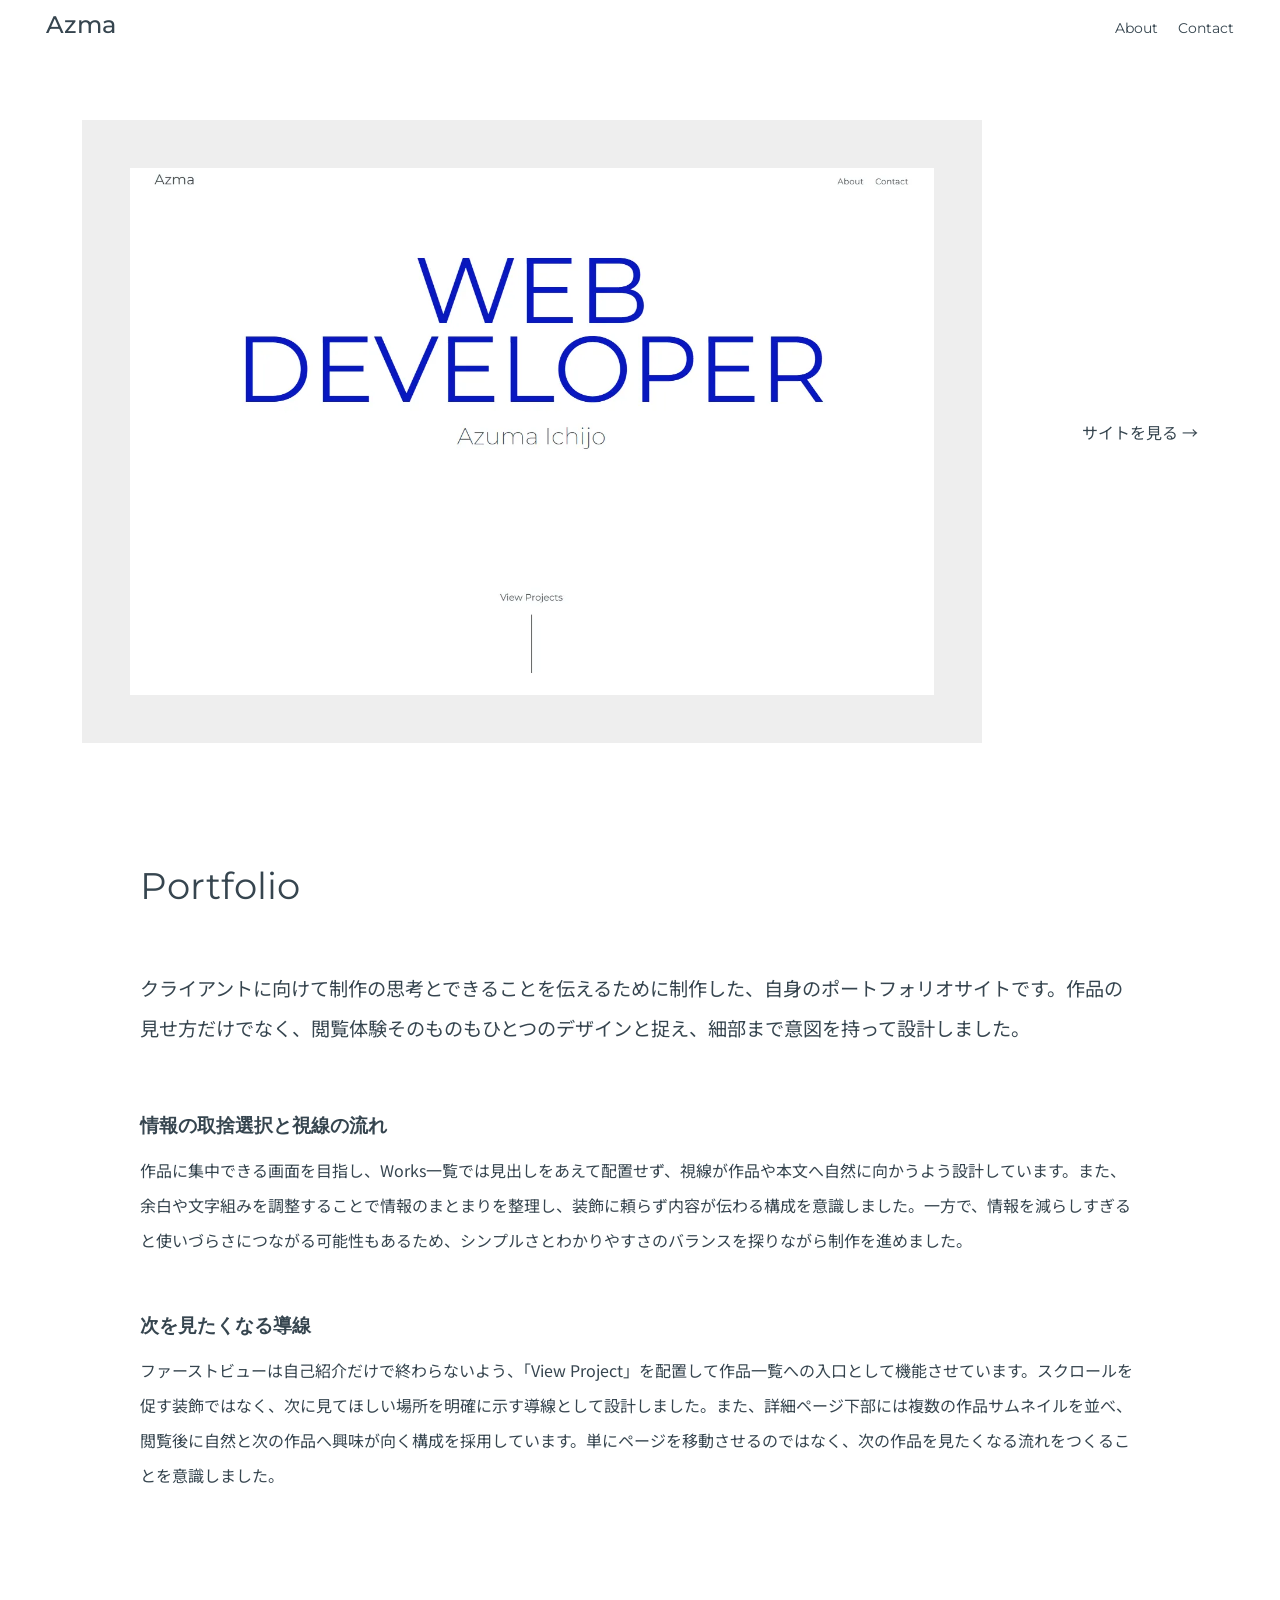
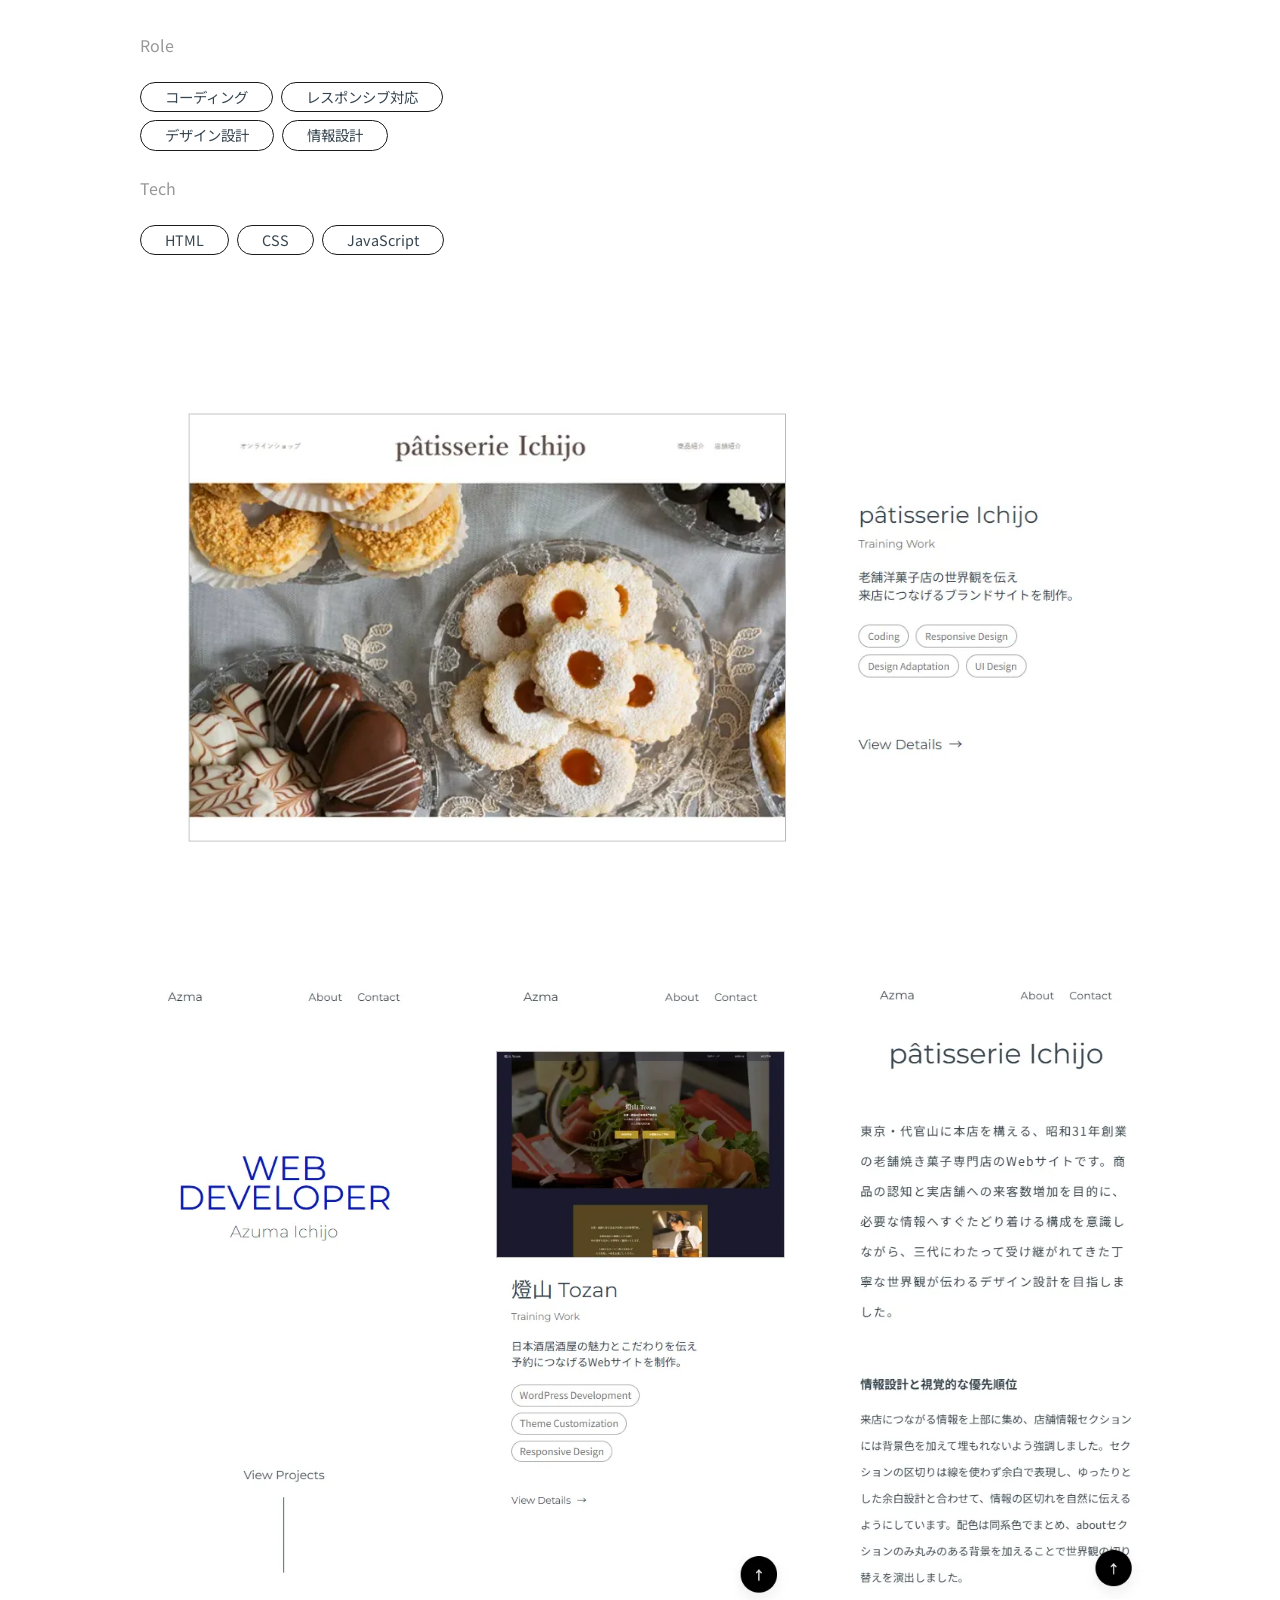
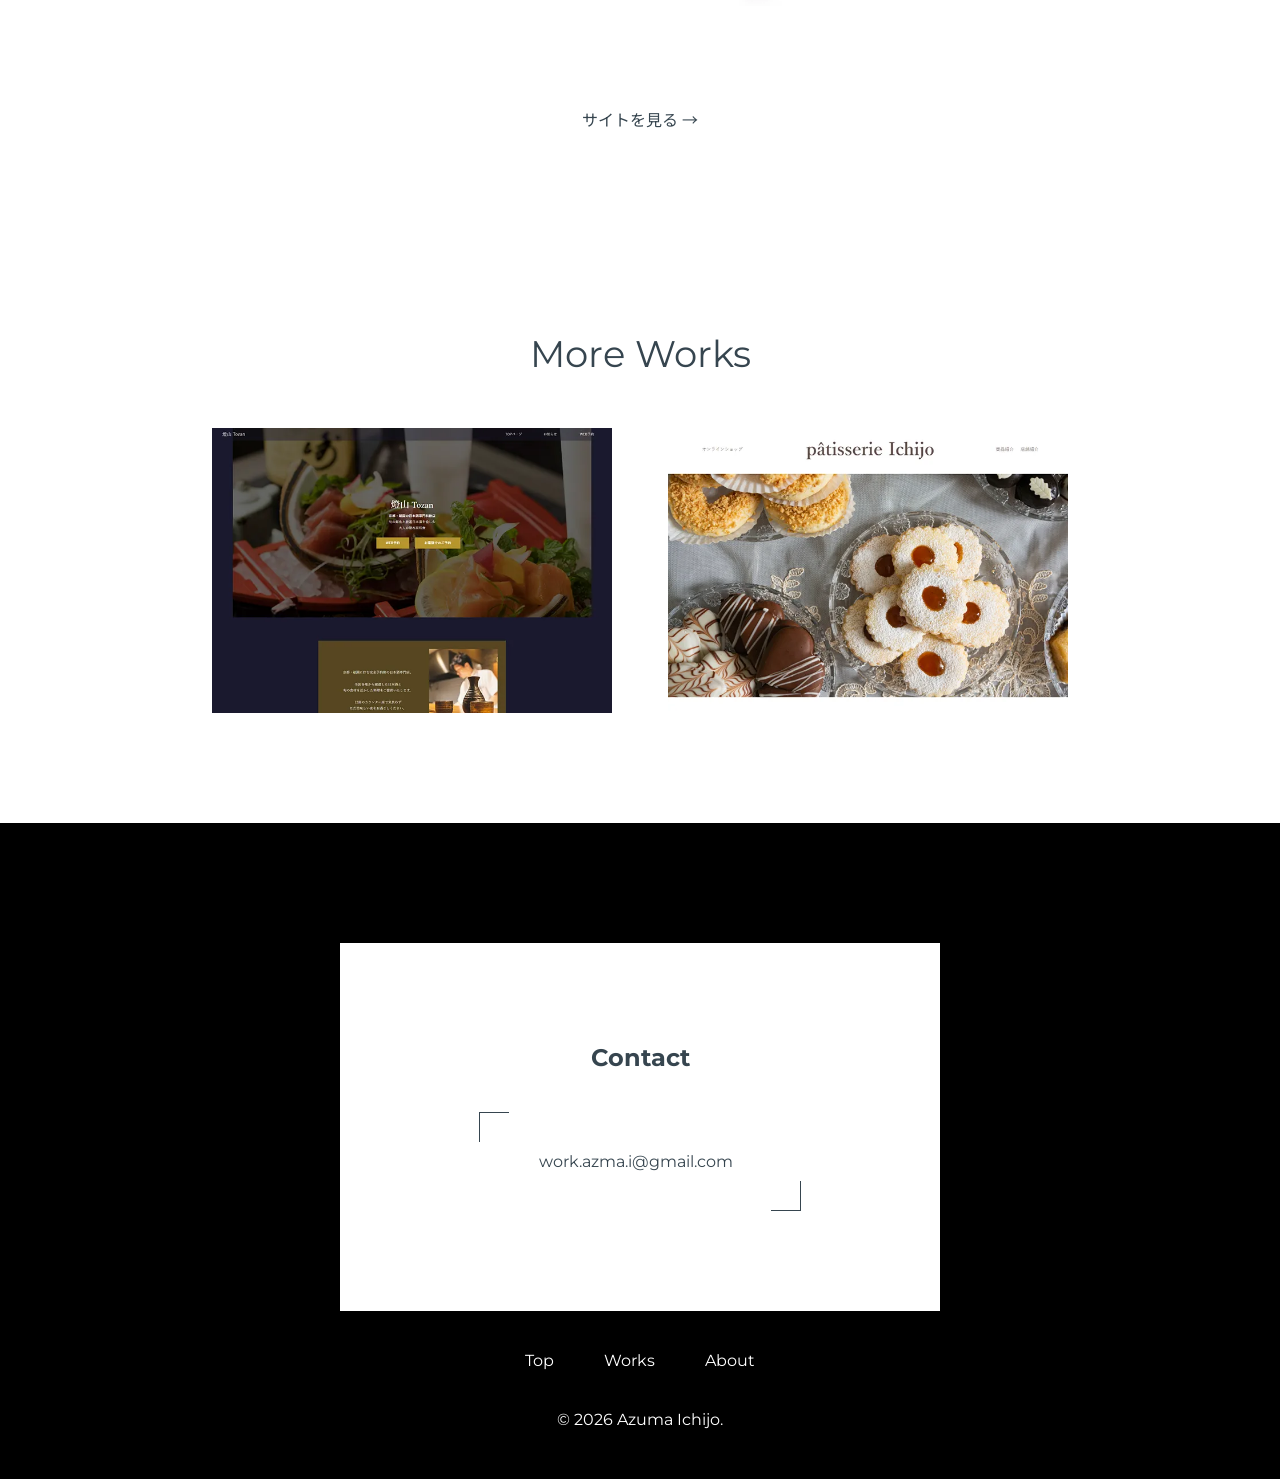
<file: works/portfolio.html>
<!doctype html>
<html lang="ja">
  <head>
    <meta charset="UTF-8" />
    <meta name="viewport" content="width=device-width, initial-scale=1.0" />
    <title>Portfolio制作 - Azuma Ichijo</title>

    <meta
      name="description"
      content="クライアントに向けて制作の思考とできることを伝えるために制作した、自身のポートフォリオサイトです。作品の見せ方だけでなく、閲覧体験そのものもひとつのデザインと捉え、細部まで意図を持って設計しました。"
    />

    <meta property="og:site_name" content="Azuma Ichijo - Web developer" />
    <meta property="og:type" content="website" />
    <meta property="og:title" content="Portfolio制作 - Azuma Ichijo" />
    <meta
      property="og:description"
      content="クライアントに向けて制作の思考とできることを伝えるために制作した、自身のポートフォリオサイトです。作品の見せ方だけでなく、閲覧体験そのものもひとつのデザインと捉え、細部まで意図を持って設計しました。"
    />
    <meta
      property="og:image"
      content="https://azma24.github.io/Portfolio/img/portfolio-top.png"
    />
    <meta
      property="og:url"
      content="https://azma24.github.io/Portfolio/works/portfolio.html"
    />

    <meta name="twitter:card" content="summary_large_image" />
    <meta name="twitter:title" content="Portfolio制作 - Azuma Ichijo" />
    <meta
      name="twitter:description"
      content="クライアントに向けて制作の思考とできることを伝えるために制作した、自身のポートフォリオサイトです。作品の見せ方だけでなく、閲覧体験そのものもひとつのデザインと捉え、細部まで意図を持って設計しました。"
    />
    <meta
      name="twitter:image"
      content="https://azma24.github.io/Portfolio/img/portfolio-top.png"
    />

    <link rel="icon" href="../img/favicon.ico" />
    <link rel="apple-touch-icon" href="../img/apple-touch-icon.png" />

    <link
      rel="canonical"
      href="https://azma24.github.io/Portfolio/works/portfolio.html"
    />

    <!-- フォント -->
    <link rel="preconnect" href="https://fonts.googleapis.com" />
    <link rel="preconnect" href="https://fonts.gstatic.com" crossorigin />
    <link
      href="https://fonts.googleapis.com/css2?family=Noto+Sans+JP:wght@400;500&display=swap"
      rel="stylesheet"
    />
    <link
      href="https://fonts.googleapis.com/css2?family=Montserrat:wght@200;400&display=swap"
      rel="stylesheet"
    />
    <link rel="stylesheet" href="../css/common.css" />
    <link rel="stylesheet" href="../css/works-detail.css" />
  </head>

  <body>
    <button class="to-top" aria-label="ページ上部へ戻る">↑</button>

    <header>
      <div class="header-inner">
        <div class="header-contents">
          <h1><a href="../index.html">Azma</a></h1>
          <div class="header-menu">
            <nav>
              <ul>
                <li><a href="../about.html">About</a></li>
                <li><a href="#contact">Contact</a></li>
              </ul>
            </nav>
          </div>
        </div>
      </div>
    </header>

    <main>
      <section class="work-fv">
        <a href="../index.html">
          <div class="work-fv-contents">
            <div class="work-fv-img">
              <img
                src="../img/portfolio-top.webp"
                alt="ポートフォリオのサムネイル"
              />
            </div>
            <div class="cta reveal fade-up">
              <p>サイトを見る →</p>
            </div>
          </div>
        </a>
      </section>

      <section class="work-article">
        <div class="inner">
          <h2>Portfolio</h2>
          <div class="work-article-overview">
            <p>
              クライアントに向けて制作の思考とできることを伝えるために制作した、自身のポートフォリオサイトです。作品の見せ方だけでなく、閲覧体験そのものもひとつのデザインと捉え、細部まで意図を持って設計しました。
            </p>
          </div>
          <div class="work-article-txt">
            <h3>情報の取捨選択と視線の流れ</h3>
            <p class="reveal opacity">
              作品に集中できる画面を目指し、Works一覧では見出しをあえて配置せず、視線が作品や本文へ自然に向かうよう設計しています。また、余白や文字組みを調整することで情報のまとまりを整理し、装飾に頼らず内容が伝わる構成を意識しました。一方で、情報を減らしすぎると使いづらさにつながる可能性もあるため、シンプルさとわかりやすさのバランスを探りながら制作を進めました。
            </p>
          </div>
          <div class="work-article-txt">
            <h3>次を見たくなる導線</h3>
            <p class="reveal opacity">
              ファーストビューは自己紹介だけで終わらないよう、「View
              Project」を配置して作品一覧への入口として機能させています。スクロールを促す装飾ではなく、次に見てほしい場所を明確に示す導線として設計しました。また、詳細ページ下部には複数の作品サムネイルを並べ、閲覧後に自然と次の作品へ興味が向く構成を採用しています。単にページを移動させるのではなく、次の作品を見たくなる流れをつくることを意識しました。
            </p>
          </div>
          <div class="work-article-tags">
            <p>Role</p>
            <div class="work-article-tag">
              <span>コーディング</span>
              <span>レスポンシブ対応</span>
              <span>デザイン設計</span>
              <span>情報設計</span>
            </div>
            <p>Tech</p>
            <div class="work-article-tag">
              <span>HTML</span>
              <span>CSS</span>
              <span>JavaScript</span>
            </div>
          </div>
        </div>
      </section>

      <section class="work-preview">
        <div class="inner">
          <div class="work-preview-gallery">
            <!-- PC版 -->
            <div class="work-preview-gallery-pc">
              <div class="work-preview-gallery-item">
                <img
                  src="../img/portfolio/portfolio-gallery-top.webp"
                  alt="PC版作品紹介のスクリーンショット"
                />
              </div>
            </div>
            <!-- SP版 -->
            <div class="work-preview-gallery-sp">
              <div class="work-preview-gallery-item">
                <div class="work-preview-gallery-img">
                  <img
                    src="../img/portfolio/portfolio-sp1.webp"
                    alt="スマホ版トップページのファーストビューのスクリーンショット"
                    width="300"
                    height="700"
                  />
                </div>
              </div>
              <div class="work-preview-gallery-item">
                <div class="work-preview-gallery-img">
                  <img
                    src="../img/portfolio/portfolio-sp2.webp"
                    alt="スマホ版作品紹介のスクリーンショット"
                    width="300"
                    height="700"
                  />
                </div>
              </div>
              <div class="work-preview-gallery-item">
                <div class="work-preview-gallery-img">
                  <img
                    src="../img/portfolio/portfolio-sp3.webp"
                    alt="スマホ版作品詳細ページの説明文のスクリーンショット"
                    width="300"
                    height="700"
                  />
                </div>
              </div>
            </div>
          </div>
        </div>
        <div class="cta reveal fade-up">
          <a href="../index.html">サイトを見る →</a>
        </div>
      </section>

      <section class="work-more-works">
        <div class="inner">
          <h2>More Works</h2>
          <div class="work-more-works-links">
            <div class="work-more-works-link reveal opacity">
              <a href="../works/tozan.html"
                ><img src="../img/tozan-top.webp" alt="Tozanのサムネイル"
              /></a>
            </div>
            <div class="work-more-works-link reveal opacity">
              <a href="../works/patisserieIchijo.html"
                ><img
                  src="../img/patisserieIchijo-top.webp"
                  alt="pâtisserie Ichijoのサムネイル"
              /></a>
            </div>
          </div>
          <!-- 
          <div class="work-more-works-all">
            <a href="#">All Works</a>
          </div>
           -->
        </div>
      </section>

      <section class="contact" id="contact">
        <div class="contact-inner">
          <div class="contact-txt">
            <h2>Contact</h2>
          </div>
          <div class="contact-btn">
            <a href="mailto:work.azma.i@gmail.com" class="reveal fade-up"
              >work.azma.i@gmail.com</a
            >
          </div>
        </div>
        <div class="footer-menu">
          <nav>
            <ul>
              <li><a href="../index.html">Top</a></li>
              <li><a href="../index.html#works">Works</a></li>
              <li><a href="../about.html">About</a></li>
            </ul>
          </nav>
        </div>

        <p class="footer-copy">&copy; 2026 Azuma Ichijo.</p>
      </section>
    </main>

    <script src="../js/main.js"></script>
  </body>
</html>
</file>
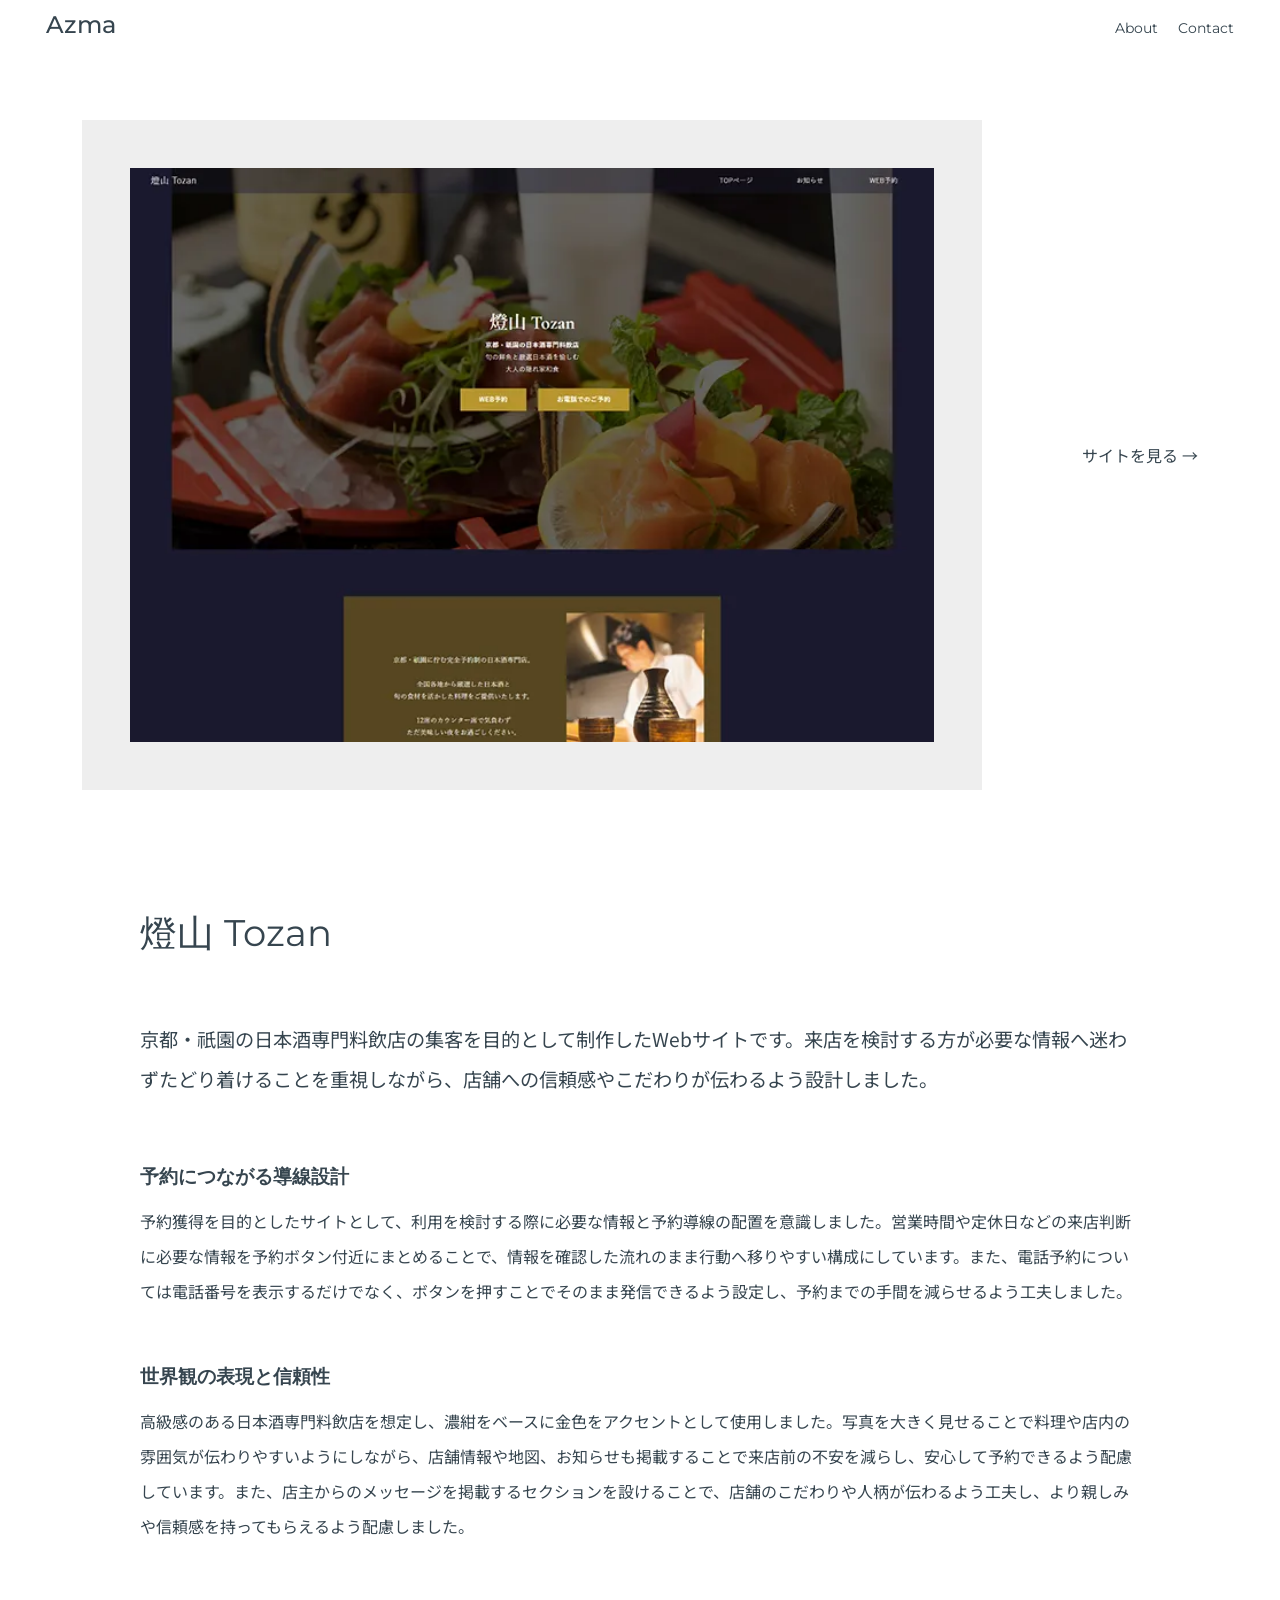
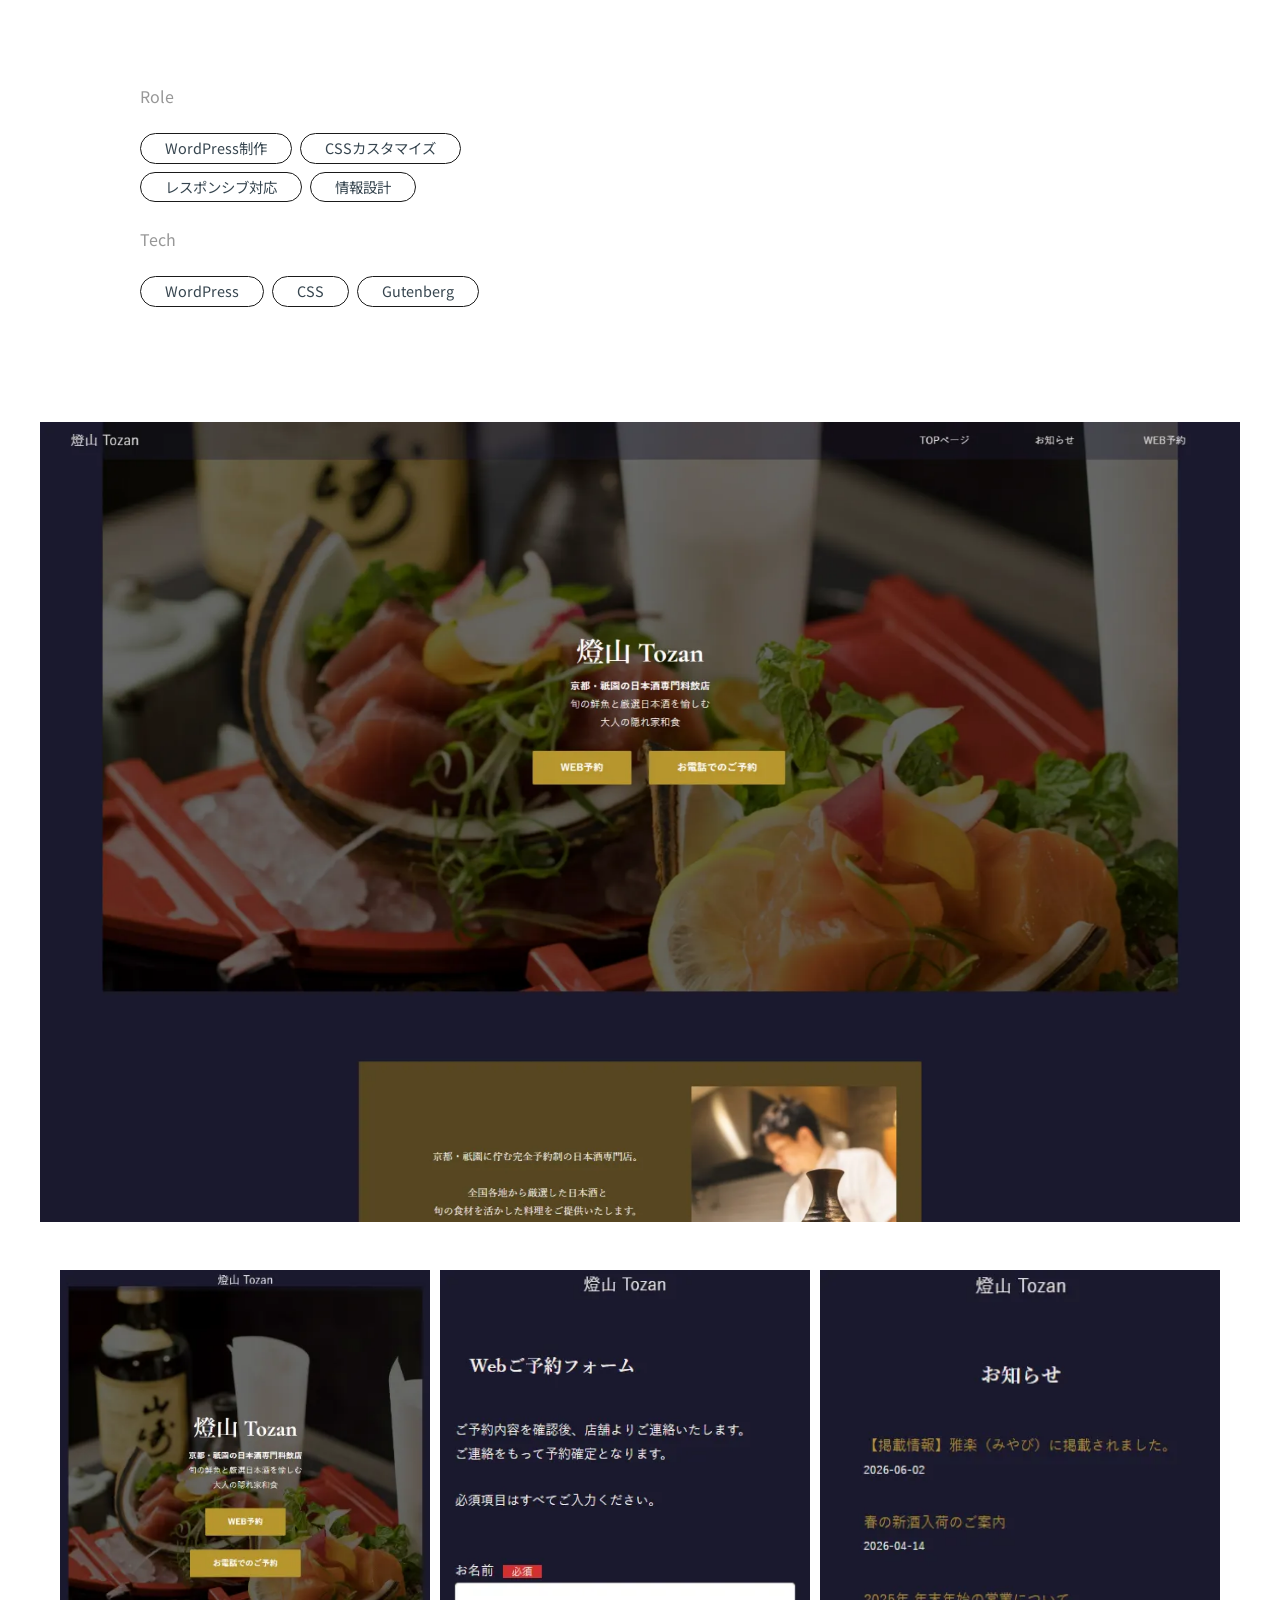
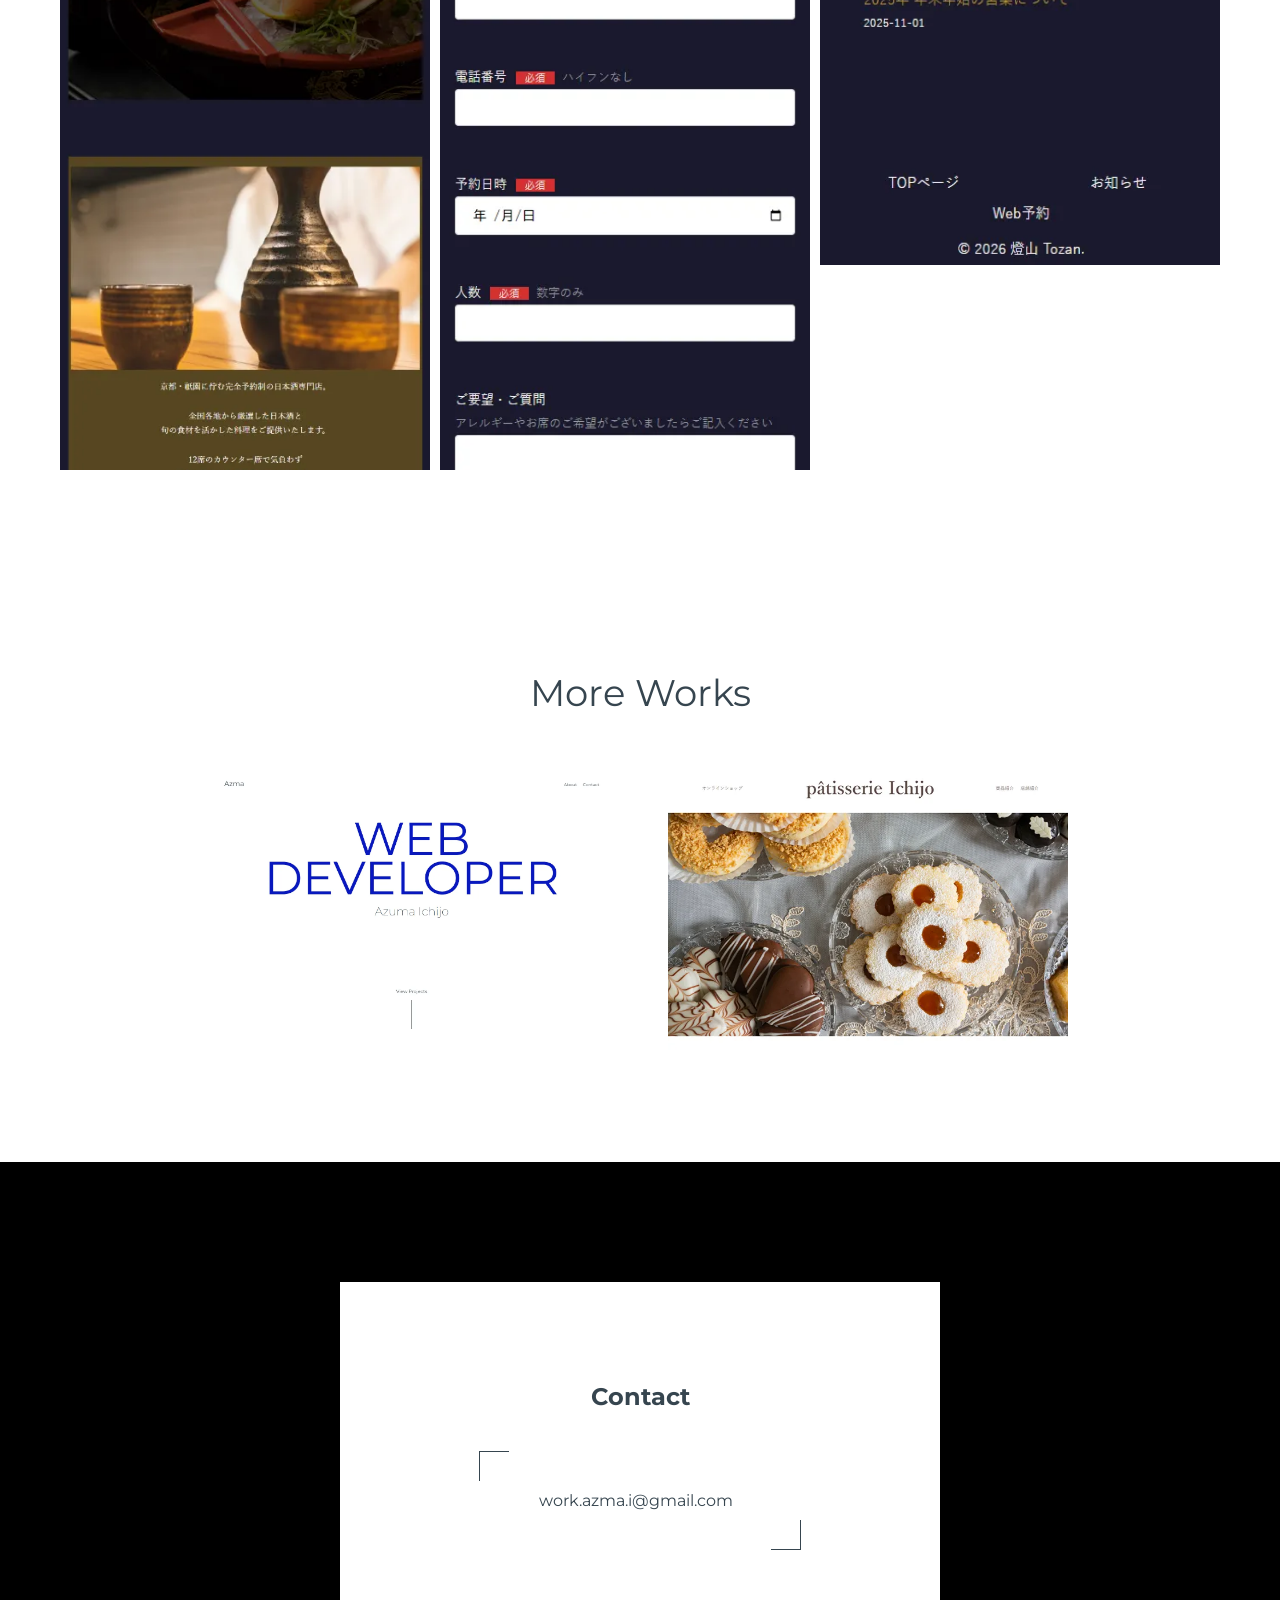
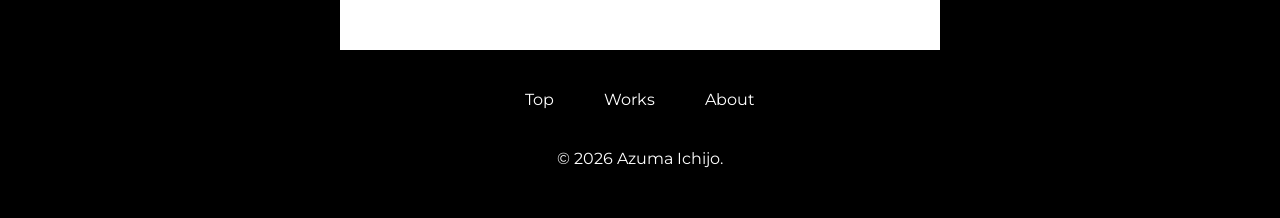
<file: works/tozan.html>
<!doctype html>
<html lang="ja">
  <head>
    <meta charset="UTF-8" />
    <meta name="viewport" content="width=device-width, initial-scale=1.0" />
    <title>燈山 Tozan - Azuma Ichijo</title>

    <meta
      name="description"
      content="京都・祇園の日本酒専門料飲店の集客を目的として制作した架空Webサイトです。来店を検討する方が必要な情報へ迷わずたどり着けることを重視しながら、店舗への信頼感やこだわりが伝わるよう設計しました。"
    />

    <meta property="og:site_name" content="Azuma Ichijo - Web developer" />
    <meta property="og:type" content="website" />
    <meta property="og:title" content="燈山 Tozan - Azuma Ichijo" />
    <meta
      property="og:description"
      content="京都・祇園の日本酒専門料飲店の集客を目的として制作した架空Webサイトです。来店を検討する方が必要な情報へ迷わずたどり着けることを重視しながら、店舗への信頼感やこだわりが伝わるよう設計しました。"
    />
    <meta
      property="og:image"
      content="https://azma24.github.io/Portfolio/img/tozan-top.png"
    />
    <meta
      property="og:url"
      content="https://azma24.github.io/Portfolio/works/tozan.html"
    />

    <meta name="twitter:card" content="summary_large_image" />
    <meta name="twitter:title" content="燈山 Tozan - Azuma Ichijo" />
    <meta
      name="twitter:description"
      content="京都・祇園の日本酒専門料飲店の集客を目的として制作した架空Webサイトです。来店を検討する方が必要な情報へ迷わずたどり着けることを重視しながら、店舗への信頼感やこだわりが伝わるよう設計しました。"
    />
    <meta
      name="twitter:image"
      content="https://azma24.github.io/Portfolio/img/tozan-top.png"
    />

    <link rel="icon" href="../img/favicon.ico" />
    <link rel="apple-touch-icon" href="../img/apple-touch-icon.png" />

    <link
      rel="canonical"
      href="https://azma24.github.io/Portfolio/works/tozan.html"
    />

    <!-- フォント -->
    <link rel="preconnect" href="https://fonts.googleapis.com" />
    <link rel="preconnect" href="https://fonts.gstatic.com" crossorigin />
    <link
      href="https://fonts.googleapis.com/css2?family=Noto+Sans+JP:wght@400;500&display=swap"
      rel="stylesheet"
    />
    <link
      href="https://fonts.googleapis.com/css2?family=Montserrat:wght@200;400&display=swap"
      rel="stylesheet"
    />
    <link rel="stylesheet" href="../css/common.css" />
    <link rel="stylesheet" href="../css/works-detail.css" />
  </head>

  <body>
    <button class="to-top" aria-label="ページ上部へ戻る">↑</button>

    <header>
      <div class="header-inner">
        <div class="header-contents">
          <h1><a href="../index.html">Azma</a></h1>
          <div class="header-menu">
            <nav>
              <ul>
                <li><a href="../about.html">About</a></li>
                <li><a href="#contact">Contact</a></li>
              </ul>
            </nav>
          </div>
        </div>
      </div>
    </header>

    <main>
      <section class="work-fv">
        <a href="#work-preview">
          <div class="work-fv-contents">
            <div class="work-fv-img">
              <img src="../img/tozan-top.webp" alt="Tozanのサムネイル" />
            </div>
            <div class="cta reveal fade-up">
              <p>サイトを見る →</p>
            </div>
          </div>
        </a>
      </section>

      <section class="work-article">
        <div class="inner">
          <h2>燈山 Tozan</h2>
          <div class="work-article-overview">
            <p>
              京都・祇園の日本酒専門料飲店の集客を目的として制作したWebサイトです。来店を検討する方が必要な情報へ迷わずたどり着けることを重視しながら、店舗への信頼感やこだわりが伝わるよう設計しました。
            </p>
          </div>
          <div class="work-article-txt">
            <h3>予約につながる導線設計</h3>
            <p class="reveal opacity">
              予約獲得を目的としたサイトとして、利用を検討する際に必要な情報と予約導線の配置を意識しました。営業時間や定休日などの来店判断に必要な情報を予約ボタン付近にまとめることで、情報を確認した流れのまま行動へ移りやすい構成にしています。また、電話予約については電話番号を表示するだけでなく、ボタンを押すことでそのまま発信できるよう設定し、予約までの手間を減らせるよう工夫しました。
            </p>
          </div>
          <div class="work-article-txt">
            <h3>世界観の表現と信頼性</h3>
            <p class="reveal opacity">
              高級感のある日本酒専門料飲店を想定し、濃紺をベースに金色をアクセントとして使用しました。写真を大きく見せることで料理や店内の雰囲気が伝わりやすいようにしながら、店舗情報や地図、お知らせも掲載することで来店前の不安を減らし、安心して予約できるよう配慮しています。また、店主からのメッセージを掲載するセクションを設けることで、店舗のこだわりや人柄が伝わるよう工夫し、より親しみや信頼感を持ってもらえるよう配慮しました。
            </p>
          </div>
          <div class="work-article-tags">
            <p>Role</p>
            <div class="work-article-tag">
              <span>WordPress制作</span>
              <span>CSSカスタマイズ</span>
              <span>レスポンシブ対応</span>
              <span>情報設計</span>
            </div>
            <p>Tech</p>
            <div class="work-article-tag">
              <span>WordPress</span>
              <span>CSS</span>
              <span>Gutenberg</span>
            </div>
          </div>
        </div>
      </section>

      <section class="work-preview" id="work-preview">
        <div class="work-preview-inner">
          <div class="work-preview-browser">
            <!-- PC版 -->
            <div class="work-preview-browser-pc">
              <div class="work-preview-browser-item">
                <img
                  src="../img/tozan/tozan-pc-after.webp"
                  alt="PC版の全体スクリーンショット"
                />
              </div>
            </div>
            <!-- SP版 -->
            <div class="work-preview-browser-sp">
              <div class="work-preview-browser-item">
                <div class="work-preview-browser-img">
                  <img
                    src="../img/tozan/tozan-sp-after.webp"
                    alt="スマホ版の全体スクリーンショット"
                    width="400"
                    height="700"
                  />
                </div>
              </div>
              <div class="work-preview-browser-item">
                <div class="work-preview-browser-img">
                  <img
                    src="../img/tozan/tozan-sp-contact.webp"
                    alt="スマホ版のWeb予約フォームのスクリーンショット"
                    width="400"
                    height="700"
                  />
                </div>
              </div>
              <div class="work-preview-browser-item">
                <div class="work-preview-browser-img"></div>
                <img
                  src="../img/tozan/tozan-sp-info.webp"
                  alt="スマホ版のおしらせのスクリーンショット"
                  width="400"
                  height="700"
                />
              </div>
            </div>
          </div>
        </div>
      </section>

      <section class="work-more-works">
        <div class="inner">
          <h2>More Works</h2>
          <div class="work-more-works-links">
            <div class="work-more-works-link reveal opacity">
              <a href="../works/portfolio.html"
                ><img
                  src="../img/portfolio-top.webp"
                  alt="ポートフォリオのサムネイル"
              /></a>
            </div>
            <div class="work-more-works-link reveal opacity">
              <a href="../works/patisserieIchijo.html"
                ><img
                  src="../img/patisserieIchijo-top.webp"
                  alt="pâtisserie Ichijoのサムネイル"
              /></a>
            </div>
          </div>
          <!-- 
          <div class="work-more-works-all">
            <a href="#">All Works</a>
          </div>
           -->
        </div>
      </section>

      <section class="contact" id="contact">
        <div class="contact-inner">
          <div class="contact-txt">
            <h2>Contact</h2>
          </div>
          <div class="contact-btn">
            <a href="mailto:work.azma.i@gmail.com" class="reveal fade-up"
              >work.azma.i@gmail.com</a
            >
          </div>
        </div>
        <div class="footer-menu">
          <nav>
            <ul>
              <li><a href="../index.html">Top</a></li>
              <li><a href="../index.html#works">Works</a></li>
              <li><a href="../about.html">About</a></li>
            </ul>
          </nav>
        </div>

        <p class="footer-copy">&copy; 2026 Azuma Ichijo.</p>
      </section>
    </main>

    <script src="../js/main.js"></script>
  </body>
</html>
</file>
<file: css/common.css>
/* ===========================
   Reset & Base
=========================== */
*,
*::before,
*::after {
  box-sizing: border-box;
  margin: 0;
  padding: 0;
}

html {
  font-size: 16px;
  scroll-behavior: smooth;
}

body {
  font-family: "Noto Sans JP", sans-serif;
  color: #36454f;
  background-color: #fff;
  -webkit-font-smoothing: antialiased;
}

img {
  max-width: 100%;
  height: auto;
  display: block;
}

a {
  text-decoration: none;
  color: inherit;
}

ul {
  list-style: none;
}

h1 {
  font-size: 1.5rem;
  font-family: "Montserrat", sans-serif;
  font-weight: 500;
}

h2 {
  font-family: "Montserrat", sans-serif;
}

h3 {
  font-family: "Montserrat", sans-serif;
}

button {
  appearance: none;
  background: none;
  border: none;
  cursor: pointer;
  font-family: inherit;
  font-size: inherit;
  padding: 0;
}

/* header */

header {
  position: fixed;
  top: 0;
  left: 0;
  width: 100%;
  z-index: 1000;
  background: transparent;
}

.header-contents {
  display: flex;
  justify-content: space-between;
  align-items: baseline;
  padding: 0 46px;
  margin-top: 10px;
}

.header-contents ul {
  display: flex;
  justify-content: space-between;
  align-items: baseline;
  gap: 20px;
  font-family: "Montserrat", sans-serif;
  font-weight: 400;
}

.header-contents li {
  font-size: 0.9rem;
}

.header-menu a {
  border-bottom: 1px solid transparent;
}

.header-menu a:hover {
  border-bottom-color: currentColor;
}

/* footer */

.contact {
  text-align: center;
  background-size: cover;
  background-position: center;
  background-repeat: no-repeat;
  padding-top: 120px;
  padding-bottom: 10px;
  position: relative;
  overflow: hidden;
  background: #000000;
  font-family: "Montserrat", sans-serif;
}

.contact-inner {
  max-width: 600px;
  margin: 0 auto;
  padding: 100px;
  background-color: #fff;
}

.contact > * {
  position: relative;
  z-index: 1;
}

.contact-txt {
  margin-bottom: 40px;
}

.contact-btn {
  position: relative;
  display: inline-block;
  padding: 40px 60px;
}

.contact-btn::before,
.contact-btn::after {
  content: "";
  position: absolute;
  width: 30px;
  height: 30px;
}

.contact-btn::before {
  top: 0;
  left: 0;
  border-top: 1px solid currentColor;
  border-left: 1px solid currentColor;
}

.contact-btn::after {
  bottom: 0;
  right: 0;
  border-bottom: 1px solid currentColor;
  border-right: 1px solid currentColor;
}

.contact-btn a::after {
  content: "";
  display: inline-block;
  margin-left: 0.5rem;
  transition: transform 0.5s ease;
  transition-delay: 0.8s;
}

.footer-menu {
  color: #fff;
  margin: 40px 0;
}

.footer-menu ul {
  display: flex;
  justify-content: center;
  align-items: center;
  gap: 50px;
}

.footer-menu a {
  border-bottom: 1px solid transparent;
}

.footer-menu a:hover {
  border-bottom-color: currentColor;
}

.footer-copy {
  color: #fff;
  margin: 40px;
}

/* to top */
.to-top {
  position: fixed;
  right: 20px;
  bottom: 20px;
  width: 48px;
  height: 48px;
  z-index: 1100;
  border-radius: 50%;
  border: none;
  background: #000000;
  color: #fff;
  cursor: pointer;
  box-shadow: 0 6px 18px rgba(0, 0, 0, 0.08);
  opacity: 0;
  visibility: hidden;
  transform: translateY(10px);
  transition:
    opacity 0.7s ease,
    transform 0.7s ease,
    visibility 0.7s,
    background-color 0.7s ease;
}

.to-top.is-visible {
  opacity: 1;
  visibility: visible;
  transform: translateY(0);
}

.to-top:hover {
  transform: translateY(-2px);
  background: rgba(0, 0, 0, 0.8);
}

/*  Responsive */

@media (max-width: 768px) {
  .header-contents {
    max-width: 400px;
    gap: 50px;
    margin-top: 10px;
  }

  .contact {
    padding-top: 40px;
  }

  .contact-inner {
    max-width: 300px;
    padding: 60px 24px;
  }

  .contact-btn {
    padding: 0 0;
  }

  .contact-btn::before {
    display: none;
  }

  .contact-btn::after {
    display: none;
  }

  .contact-txt {
    font-size: 0.9rem;
  }
}
</file>
<file: css/style.css>
.inner {
  max-width: 1100px;
  margin: 0 auto;
}

.reveal {
  opacity: 0;
  transition: 0.6s ease;
}

.fade-up {
  transform: translateY(20px);
  transition-delay: 0.5s;
}

.fade-up.is-active {
  opacity: 1;
  transform: translateY(0);
}

.fv {
  position: relative;
  overflow: hidden;
  min-height: 100dvh;
  font-family: "Montserrat", sans-serif;
}

.fv > * {
  position: relative;
  z-index: 1;
}

.fv-inner {
  overflow: hidden;
}

.fv-contents {
  padding-top: 170px;
}

.fv-contents h2 {
  font-size: clamp(10rem, 10vw, 12rem);
  text-align: center;
  font-weight: 400;
  line-height: 0.8;
  color: #0918c0;
}

.fv-contents h2 span {
  position: relative;
  display: inline-block;
  overflow: hidden;
}

.fv-contents h2 span::after {
  content: "";
  position: absolute;
  inset: 0;
  background: #0918c0;
  animation: reveal 1.5s cubic-bezier(0.77, 0, 0.175, 1) forwards;
}

@keyframes reveal {
  to {
    transform: translateX(101%);
  }
}

.fv-row {
  text-align: center;
  margin-top: 20px;
}

.fv-row p {
  font-size: 2.5rem;
  font-weight: 200;
}

.scroll-indicator {
  position: absolute;
  bottom: 40px;
  left: 50%;
  transform: translateX(-50%);
  font-size: 1rem;
  opacity: 0;
  animation: flickerUp 2s ease-out 2.1s forwards;
}

.scroll-indicator::after {
  content: "";
  display: block;
  width: 1px;
  height: 100px;
  background: #36454f;
  margin: 20px auto 0;
  transform: scaleY(0);
  transform-origin: top;
  animation: lineGrow 1s ease-out 2.3s forwards;
}

@keyframes fadeUp {
  from {
    opacity: 0;
    transform: translateY(20px);
  }
  to {
    opacity: 1;
    transform: translateY(0);
  }
}

@keyframes flickerUp {
  0% {
    opacity: 0;
    transform: translateX(-50%) translateY(10px);
  }
  2% {
    opacity: 1;
    transform: translateX(-50%) translateY(10px);
  }
  7% {
    opacity: 0;
    transform: translateX(-50%) translateY(10px);
  }
  9% {
    opacity: 1;
    transform: translateX(-50%) translateY(10px);
  }
  100% {
    opacity: 1;
    transform: translateX(-50%) translateY(0);
  }
}

@keyframes lineGrow {
  to {
    transform: scaleY(1);
  }
}

.visually-hidden {
  position: absolute;
  width: 1px;
  height: 1px;
  overflow: hidden;
  clip-path: inset(50%);
  white-space: nowrap;
}

#works {
  scroll-margin-top: 20vh;
}

.work-content {
  display: flex;
  justify-content: center;
  align-items: center;
  gap: 85px;
}

.work-list {
  margin-top: 250px;
}

.work-item {
  margin-top: 150px;
}

.work-img {
  width: 700px;
  height: auto;
  overflow: hidden;
  flex-shrink: 0;
  border: 1px solid #b9b9b9;
}

.work-img img {
  width: 100%;
  height: 100%;
  object-fit: cover;
  object-position: center top;
}

.zoom-out {
  opacity: 0;
  transform: scale(1.05);
  transition:
    opacity 1.3s ease,
    transform 1.3s cubic-bezier(0.22, 1, 0.36, 1);
}

.zoom-out.is-active {
  opacity: 1;
  transform: scale(1);
}

.work-text h3 {
  margin-bottom: 10px;
  font-size: 1.7rem;
  font-weight: 400;
}

.work-note {
  font-size: 0.9rem;
}

.work-category {
  color: #757575;
  font-size: 0.8rem;
  margin-bottom: 20px;
  font-family: "Montserrat", sans-serif;
  font-weight: 400;
}

.work-role {
  display: flex;
  flex-wrap: wrap;
  gap: 8px;
  padding: 25px 0;
  width: 250px;
}

.work-role span {
  display: inline-block;
  padding: 7px 10px;
  border-radius: 999px;
  background: #fff;
  border: 1px solid #a8a8a8;
  color: #757575;
  font-size: 0.7rem;
  line-height: 1;
  white-space: nowrap;
}

.view-details {
  margin-top: 40px;
  display: inline-block;
  position: relative;
  font-family: "Montserrat", sans-serif;
  font-weight: 400;
}

.view-details::before {
  content: "";
  position: absolute;
  left: 0;
  bottom: -2px;
  width: 0;
  height: 1px;
  background: currentColor;
  transition: width 0.7s ease;
  transition-delay: 0.4s;
}

.view-details::after {
  content: "→";
  display: inline-block;
  margin-left: 0.5rem;
  transition: transform 0.5s ease;
  transition-delay: 0.8s;
}

.work-item:hover .view-details::before,
.about .view-details:hover::before {
  width: 80%;
}

.work-item:hover .view-details::after,
.about .view-details:hover::after {
  transform: translateX(7px);
}

.about {
  text-align: left;
  background-color: #ffffff;
  padding: 250px;
}

.about-inner {
  max-width: 700px;
  margin: 0 auto;
  padding: 50px 100px;
  background-color: #ffffff;
  border: 1px #000000 solid;
}

.about h2 {
  margin: 20px 0;
  font-size: 1.5rem;
}

.about p {
  line-height: 40px;
}

/* ===========================
   Responsive
=========================== */

@media (max-width: 768px) {
  h1 {
    font-size: 1rem;
  }

  .fv-contents {
    margin-top: 80px;
  }

  .fv-contents h2 {
    font-size: 2.8rem;
  }

  .fv-row {
    flex-direction: column;
    margin-top: 0;
  }

  .fv-row p {
    text-align: center;
    font-size: 1.4rem;
    padding: 10px 0;
    color: #13181b;
  }

  .work-content {
    flex-direction: column;
    align-items: flex-start;
    margin: 0 10px;
    gap: 20px;
    padding: 40px 0;
  }

  #works {
    scroll-margin-top: 10vh;
  }

  .work-item {
    margin-top: 70px;
  }

  .work-img {
    width: 100%;
    height: auto;
  }

  .work-text {
    font-size: 0.8rem;
    padding: 0 20px;
  }

  .work-role {
    padding: 20px 0;
  }

  .work-role span {
    font-size: 0.8rem;
  }

  .view-details {
    margin-top: 20px;
  }

  .about {
    margin-bottom: 100px;
    padding: 0 0;
  }

  .about-inner {
    padding: 100px 10px;
    border: none;
    text-align: center;
  }
}
</file>
<file: css/about.css>
main {
  opacity: 0;
  transform: translateY(10px);
  animation: fadein 0.5s ease forwards;
}

@keyframes fadein {
  to {
    opacity: 1;
    transform: translateY(0);
  }
}

.inner {
  max-width: 700px;
  margin: 0 auto;
  margin-top: 150px;
}

.reveal {
  opacity: 0;
  transition: 0.6s ease;
}

.fade-up {
  transform: translateY(20px);
  transition-delay: 0.5s;
}

.fade-up.is-active {
  opacity: 1;
  transform: translateY(0);
}

.skill-content:nth-child(1) .reveal {
  transition-delay: 0s;
}

.skill-content:nth-child(2) .reveal {
  transition-delay: 0.5s;
}

.skill-content:nth-child(3) .reveal {
  transition-delay: 1s;
}

.profile-accent {
  font-size: 0.8rem;
  letter-spacing: 2px;
  opacity: 0.5;
}

#profile h2 {
  font-size: 1.8rem;
  margin-bottom: 30px;
}

#profile h3 {
  font-size: 1.5rem;
  margin-bottom: 30px;
}

.content {
  line-height: 40px;
  margin-bottom: 40px;
}

.skills-inner {
  max-width: 1200px;
  margin: 0 auto;
  margin-top: 150px;
  margin-bottom: 100px;
  padding: 0 20px;
}

.skills h3 {
  font-size: 1.5rem;
  font-weight: 400;
  margin-bottom: 40px;
}

.skills h4 {
  font-size: 1.5rem;
  font-weight: 200;
  text-align: center;
  margin-bottom: 30px;
}

.en-label {
  display: block;
  font-size: 12px;
  letter-spacing: 0.2em;
  font-weight: normal;
  opacity: 0.5;
  text-align: center;
}

.skills-contents {
  display: flex;
  justify-content: center;
  gap: 40px;
}

.skill-content {
  width: 350px;
  padding: 70px 0;
  background-color: #ffffff;
  border: 1px #b6b6b6 solid;
}

.skill-content p {
  font-size: 0.95rem;
  margin: 70px 50px 30px 50px;
}

.skill-content ul {
  position: relative;
  padding-left: 20px;
  margin-left: 50px;
}

.skill-content li {
  font-size: 0.9rem;
}

.skill-content li:before {
  content: "—";
  position: absolute;
  left: 0;
}

.github {
  display: flex;
  justify-content: center;
  align-items: center;
  gap: 10px;
  margin-top: 10px;
}

.github p {
  font-size: 0.75rem;
  margin: 0 0;
}

.github-icon {
  font-size: 1.5rem;
  opacity: 0.5;
  transition: 0.5s ease;
}

.github-icon:hover {
  opacity: 1;
}

.skill-img {
  width: 100px;
  height: auto;
  margin: 0 auto;
}

.skill-img img {
  opacity: 0.2;
}

@media (max-width: 768px) {
  .inner {
    margin-top: 120px;
    margin-bottom: 50px;
    padding: 0 20px;
  }

  .content {
    font-size: 0.9rem;
    line-height: 30px;
  }

  .skills h3 {
    text-align: center;
  }

  .skills-contents {
    flex-direction: column;
  }
}
</file>
<file: css/works-detail.css>
.inner {
  max-width: 1000px;
  margin: 0 auto;
}

.reveal {
  opacity: 0;
  transition: 0.6s ease;
}

.fade-up {
  transform: translateY(20px);
}

.fade-up.is-active {
  opacity: 1;
  transform: translateY(0);
}

.opacity {
  opacity: 0;
  transition-delay: 0.3s;
}

.opacity.is-active {
  opacity: 1;
}

.work-fv {
  max-width: 1200px;
  margin: 0 auto;
}

.work-fv-contents {
  display: flex;
  justify-content: center;
  align-items: center;
  gap: 100px;
}

.work-fv-img {
  width: 900px;
  margin: 120px 0;
  overflow: hidden;
  border: 48px solid #eeeeee;
  background: #fff;
}

.work-fv-img img {
  width: 100%;
  height: auto;
  flex-shrink: 0;
}

.cta {
  text-align: center;
  transition-delay: 0.5s;
  margin: 100px 0;
}

.work-article h2 {
  font-size: 2.3rem;
  font-weight: 400;
}

.work-article-overview {
  font-size: 1.2rem;
  padding: 60px 0;
  line-height: 40px;
  letter-spacing: 10%;
}

.work-article-txt {
  padding-bottom: 50px;
  line-height: 35px;
}

.work-article-txt h3 {
  margin-bottom: 10px;
}

.work-article-tags {
  padding: 90px 0;
}

.work-article-tags p {
  color: #979797;
}

.work-article-tag {
  display: flex;
  flex-wrap: wrap;
  gap: 8px;
  padding: 25px 0;
  width: 350px;
}

.work-article-tag span {
  display: inline-block;
  padding: 7px 24px;
  border-radius: 999px;
  background: #fff;
  border: 1px solid #1a1a1a;
  font-size: 0.9rem;
  line-height: 1;
  white-space: nowrap;
}

/* === gallery === */
.work-preview-gallery-pc {
  padding-bottom: 50px;
}

.work-preview-gallery-sp {
  display: flex;
  justify-content: center;
  align-items: flex-start;
  gap: 56px;
}

.work-preview-gallery-img {
  width: 300px;
}

.work-preview-gallery-img img {
  width: 100%;
  height: auto;
}

/* === browser === */
.work-preview-inner {
  max-width: 1200px;
  margin: 0 auto;
}

.work-preview-browser {
  display: flex;
  flex-direction: column;
  gap: 48px;
}

.work-preview-browser-sp {
  display: flex;
  justify-content: center;
  align-items: flex-start;
  gap: 10px;
}

.work-preview-browser-item {
  height: 800px;
  overflow-y: auto;
}

.work-preview-browser-img {
  width: 370px;
  overflow-y: auto;
}

.work-preview-browser-img img {
  width: 100%;
  height: auto;
}

.work-more-works-links {
  display: flex;
  justify-content: center;
  align-items: center;
  gap: 56px;
}

.work-more-works {
  margin-top: 200px;
  margin-bottom: 110px;
}

.work-more-works h2 {
  text-align: center;
  margin: 52px 0;
  font-size: 2.3rem;
  font-weight: 400;
}

.work-more-works-link {
  width: 400px;
}

.work-more-works-link img {
  display: block;
  width: 100%;
  height: auto;
}

/* ===========================
   Responsive
=========================== */
@media (max-width: 768px) {
  h1 {
    font-size: 1rem;
  }

  .header-contents {
    max-width: 400px;
    gap: 50px;
    margin-top: 10px;
  }

  h2 {
    text-align: center;
  }

  h3 {
    font-size: 1rem;
  }

  .inner {
    padding: 0 20px;
  }

  .work-fv-contents {
    flex-direction: column;
    gap: 0px;
  }

  .work-fv-img {
    width: 100%;
    height: auto;
    margin: 0 0;
    margin-top: 150px;
    border: 24px solid #eeeeee;
  }

  .work-article-overview {
    font-size: 1rem;
  }

  .work-article-txt p {
    font-size: 0.9rem;
  }

  .work-article-tags {
    padding: 45px 0;
  }

  .work-article-tags p {
    font-size: 0.8rem;
  }

  .work-article-tag {
    padding-top: 10px;
    padding-bottom: 30px;
  }

  .work-article-tag span {
    font-size: 0.8rem;
  }

  .work-preview-gallery-pc {
    padding: 50px 0;
  }

  .work-preview-gallery-sp {
    flex-direction: column;
    align-items: center;
    gap: 20px;
    width: 100%;
    height: auto;
  }

  .work-preview-gallery-img {
    width: min(100%, 400px);
  }

  .work-preview-gallery-img img {
    display: block;
    width: 100%;
    height: auto;
  }

  .work-preview-browser {
    margin: 60px 0;
  }
  .work-preview-browser-pc {
    padding: 0 20px;
  }
  .work-preview-browser-sp {
    flex-direction: column;
    align-items: center;
    gap: 24px;
    padding: 0 40px;
    margin-bottom: 40px;
  }
  .work-preview-browser-item {
    overflow-y: visible;
    height: auto;
  }

  .cta {
    margin: 100px 0;
  }

  .work-more-works {
    margin-top: 150px;
    margin-bottom: 120px;
  }

  .work-more-works-links {
    flex-direction: column;
    gap: 10px;
  }

  .work-more-works-link {
    width: 100%;
    margin: 0 20px;
  }

  .work-more-works-link img {
    display: block;
    width: 100%;
    height: auto;
  }

  .contact {
    padding-top: 40px;
  }

  .contact-inner {
    max-width: 300px;
    padding: 60px 24px;
  }

  .contact-btn {
    padding: 0 0;
  }

  .contact-btn::before {
    display: none;
  }

  .contact-btn::after {
    display: none;
  }

  .contact-txt {
    font-size: 0.9rem;
  }
}
</file>
